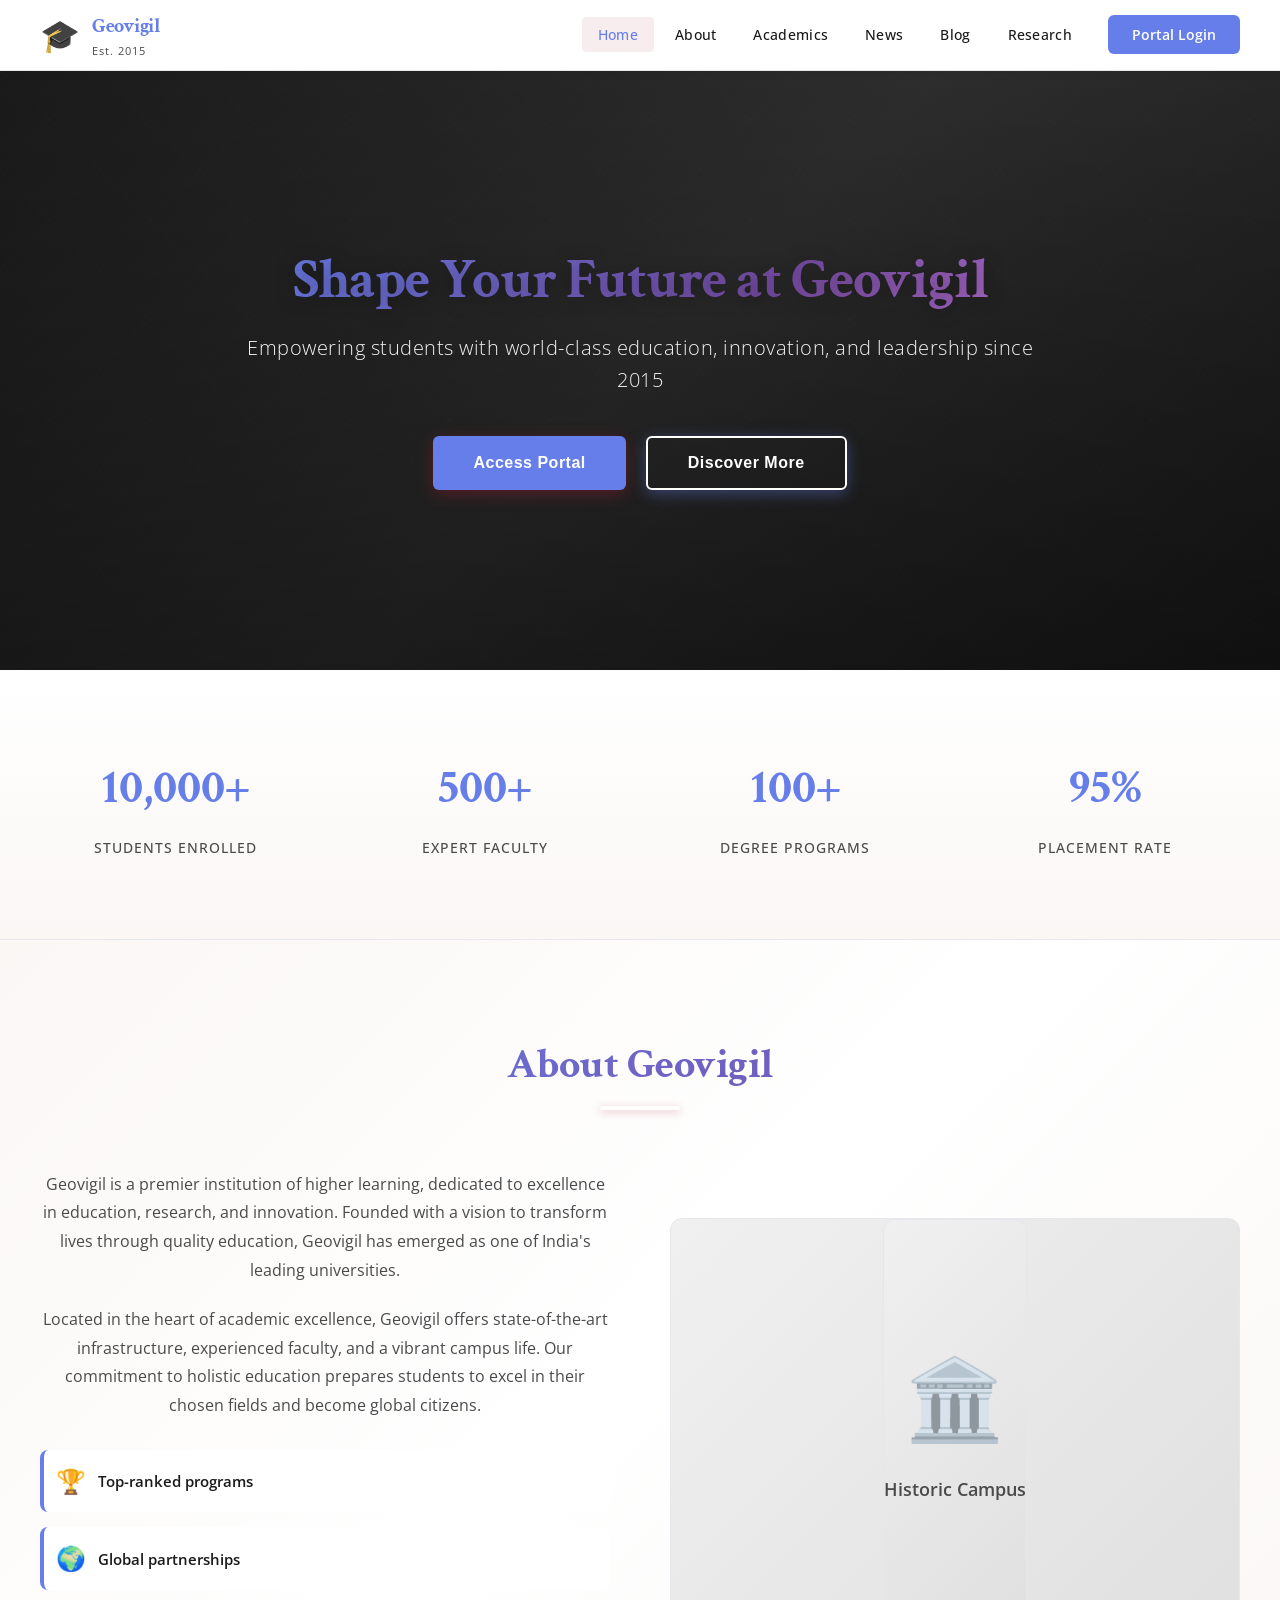
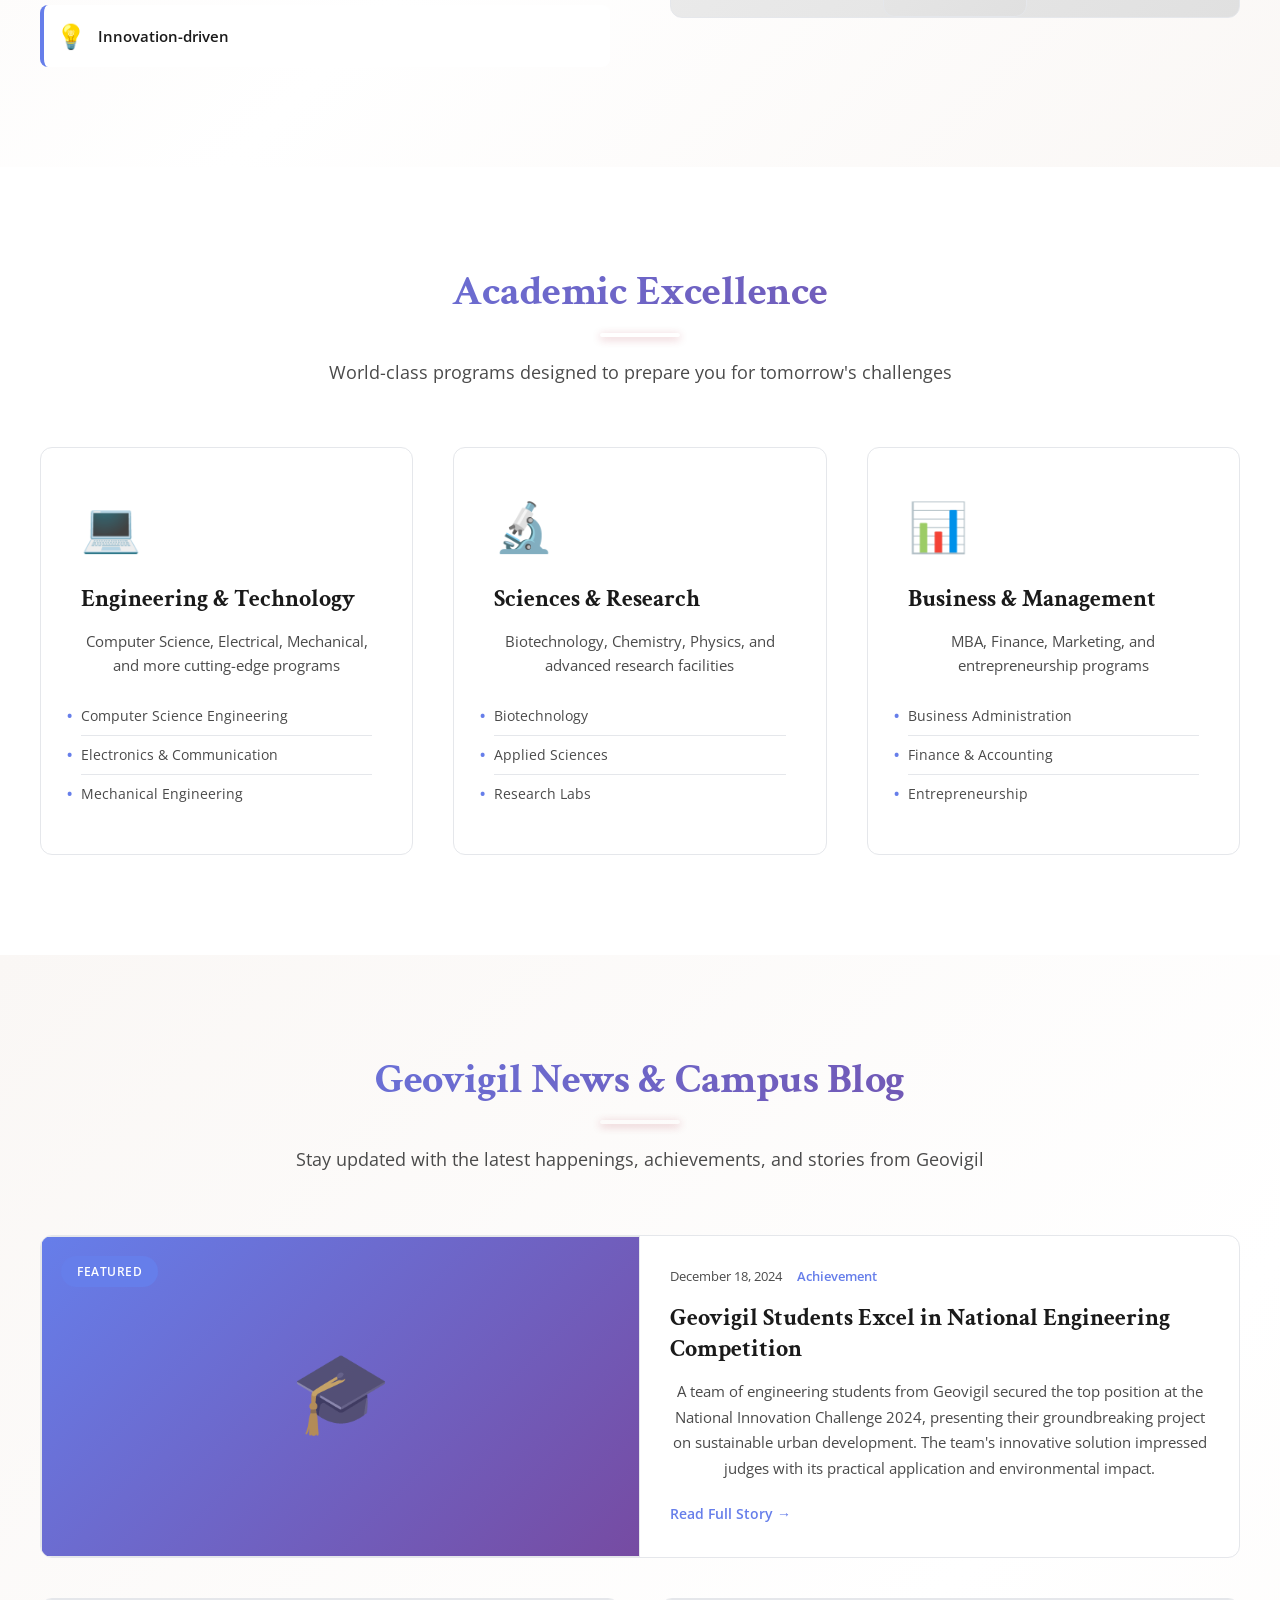
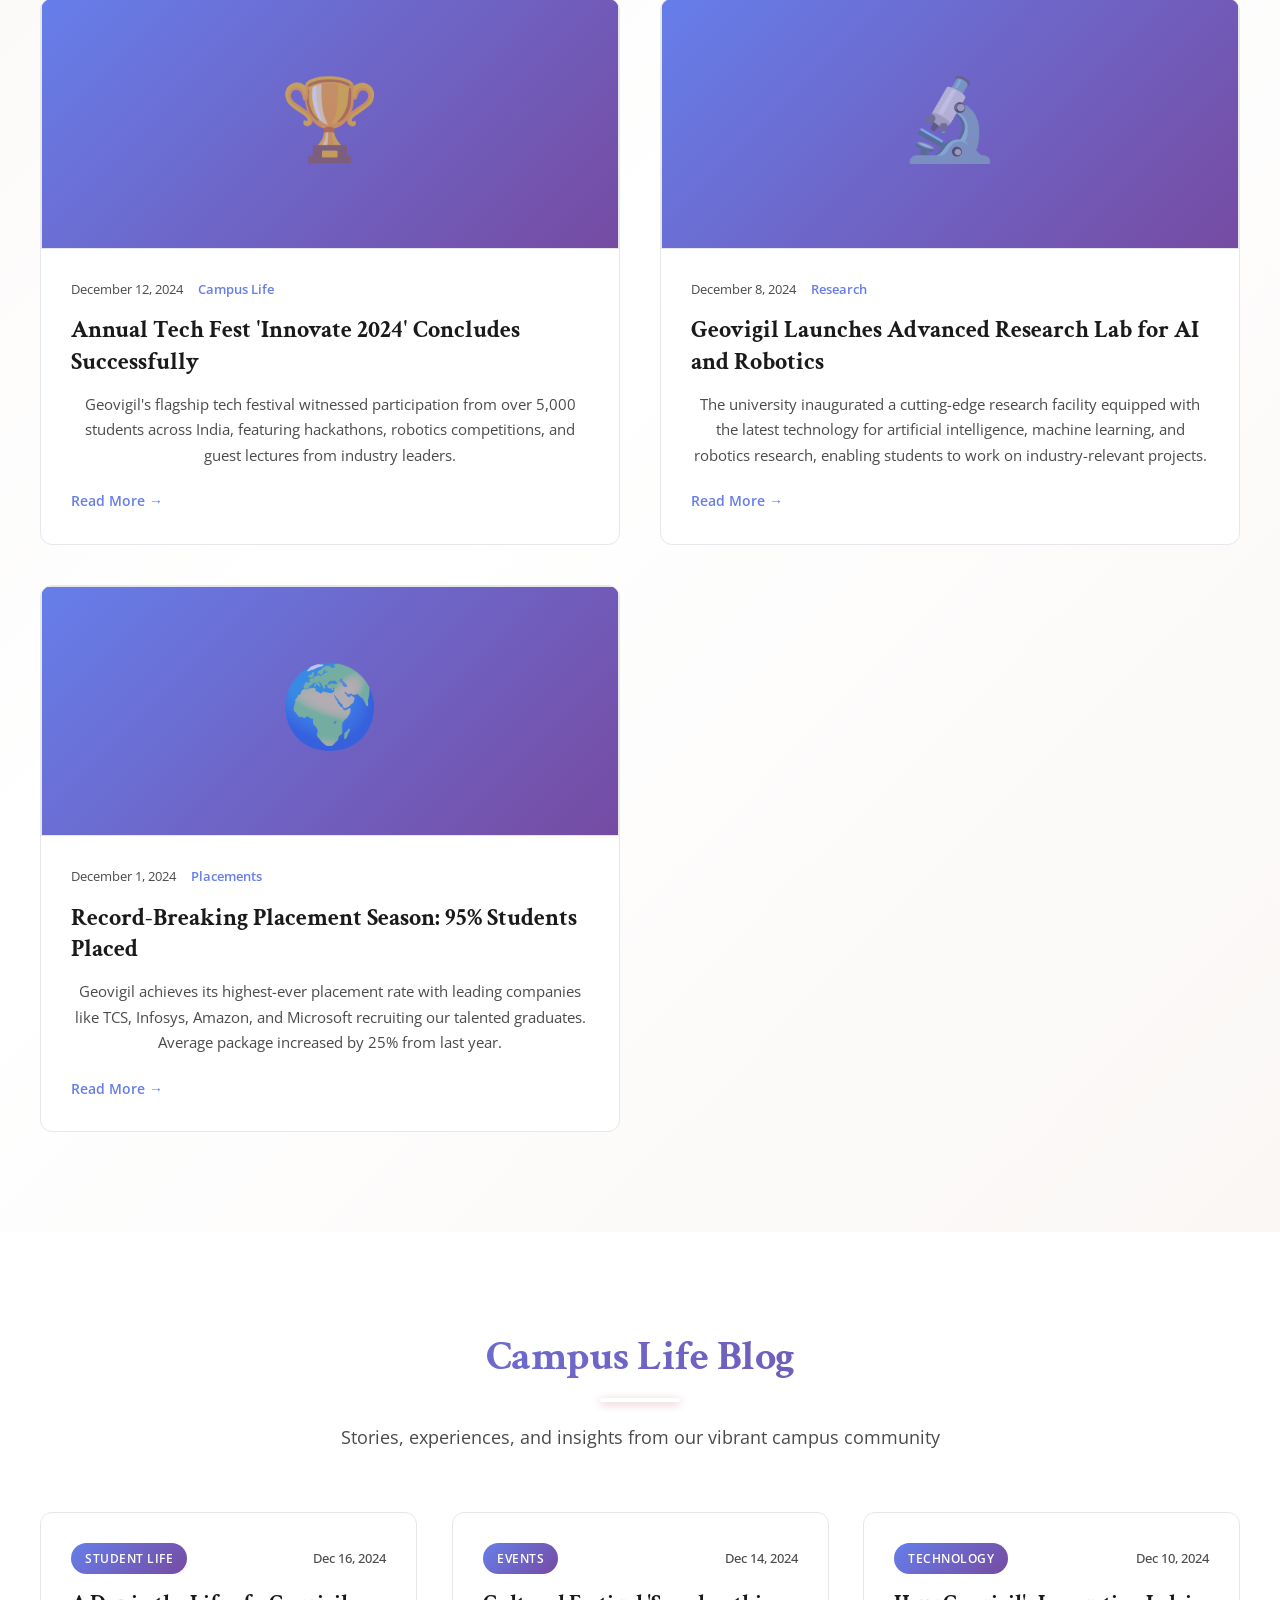
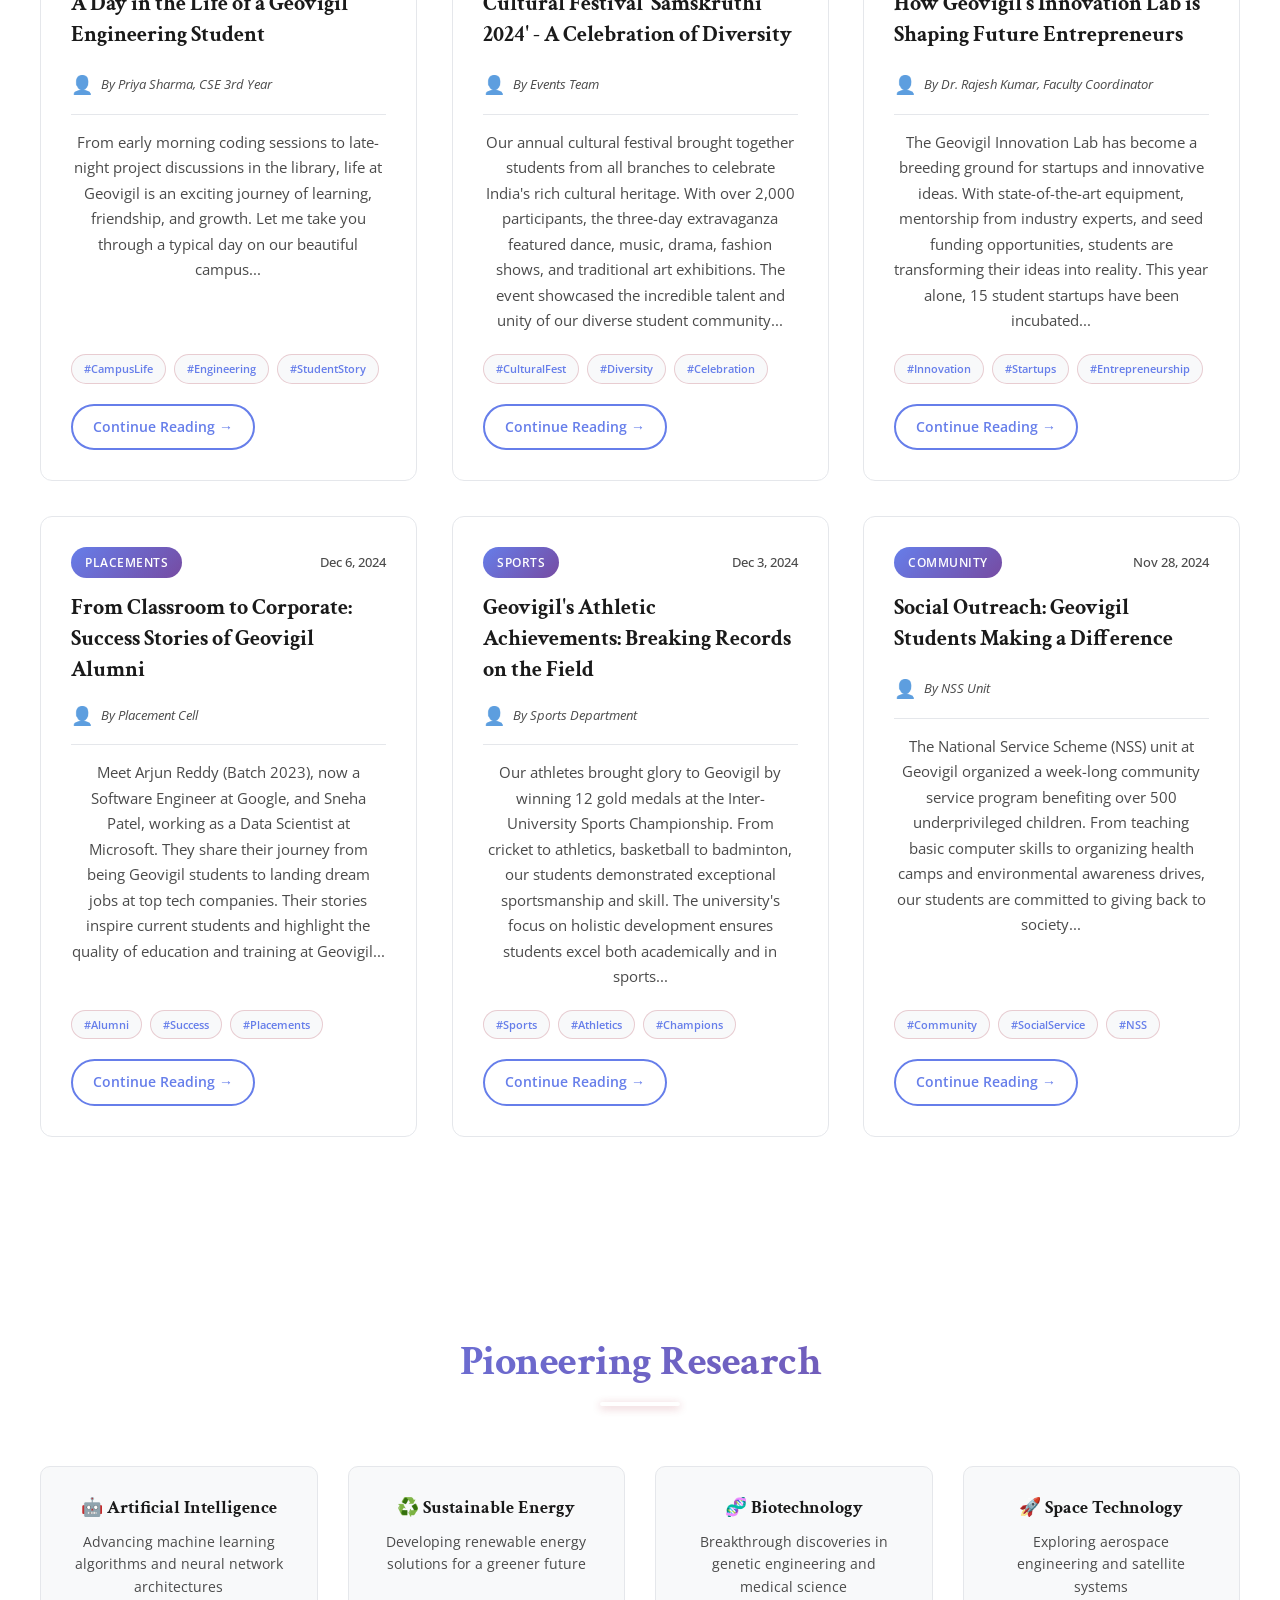
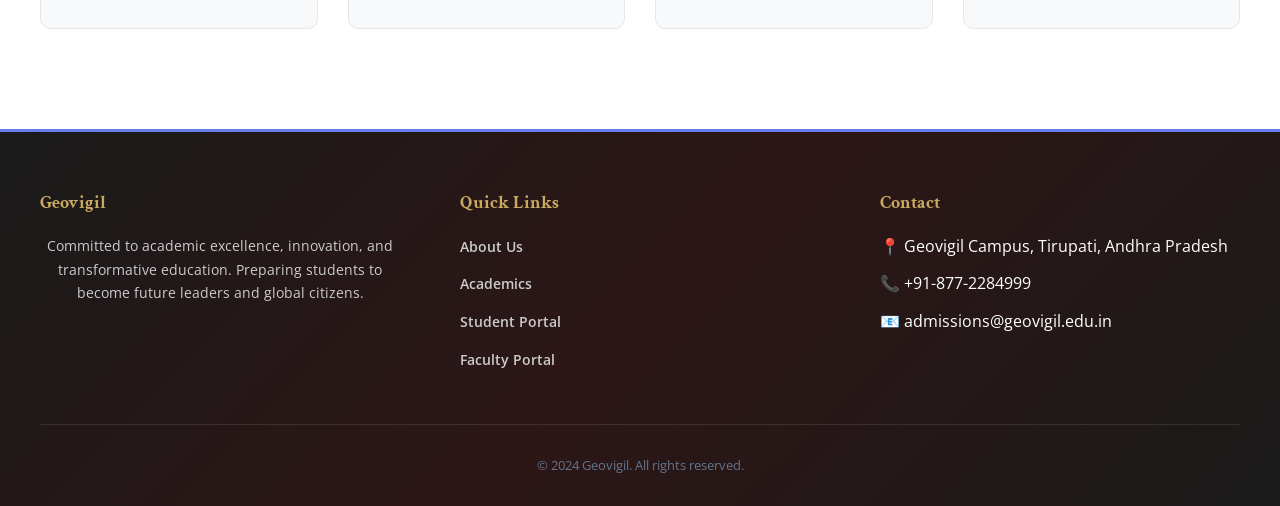
<file: index.html>
<!DOCTYPE html>
<html lang="en">
<head>
  <meta charset="UTF-8">
  <meta name="viewport" content="width=device-width, initial-scale=1.0">
  <title>Geovigil - Excellence in Education</title>
  <link rel="stylesheet" href="style.css">
  <link rel="preconnect" href="https://fonts.googleapis.com">
  <link rel="preconnect" href="https://fonts.gstatic.com" crossorigin>
  <link href="https://fonts.googleapis.com/css2?family=Crimson+Text:wght@400;600;700&family=Open+Sans:wght@300;400;600;700&display=swap" rel="stylesheet">
</head>
<body class="landing-page">
  
  <!-- Navigation Bar -->
  <nav class="navbar">
    <div class="nav-container">
      <div class="nav-logo">
        <span class="logo-shield">🎓</span>
        <div class="logo-text">
          <span class="logo-name">Geovigil</span>
          <span class="logo-tagline">Est. 2015</span>
        </div>
      </div>
      <ul class="nav-menu">
        <li><a href="#home" class="nav-link active">Home</a></li>
        <li><a href="#about" class="nav-link">About</a></li>
        <li><a href="#academics" class="nav-link">Academics</a></li>
        <li><a href="#news" class="nav-link">News</a></li>
        <li><a href="#blog" class="nav-link">Blog</a></li>
        <li><a href="#research" class="nav-link">Research</a></li>
        <li><a href="#" onclick="showLoginModal(); return false;" class="nav-link-btn">Portal Login</a></li>
      </ul>
    </div>
  </nav>

  <!-- Hero Section -->
  <section class="hero" id="home">
    <div class="hero-overlay"></div>
    <div class="hero-content">
      <h1 class="hero-title">Shape Your Future at Geovigil</h1>
      <p class="hero-subtitle">Empowering students with world-class education, innovation, and leadership since 2015</p>
      <div class="hero-buttons">
        <button onclick="showLoginModal()" class="btn-hero-primary">Access Portal</button>
        <button onclick="scrollToSection('about')" class="btn-hero-secondary">Discover More</button>
      </div>
    </div>
  </section>

  <!-- Featured Stats -->
  <section class="stats-section">
    <div class="container-wide">
      <div class="stats-grid">
        <div class="stat-item">
          <div class="stat-number">10,000+</div>
          <div class="stat-label">Students Enrolled</div>
        </div>
        <div class="stat-item">
          <div class="stat-number">500+</div>
          <div class="stat-label">Expert Faculty</div>
        </div>
        <div class="stat-item">
          <div class="stat-number">100+</div>
          <div class="stat-label">Degree Programs</div>
        </div>
        <div class="stat-item">
          <div class="stat-number">95%</div>
          <div class="stat-label">Placement Rate</div>
        </div>
      </div>
    </div>
  </section>

  <!-- About Section -->
  <section class="about-section" id="about">
    <div class="container-wide">
      <div class="section-header">
        <h2 class="section-title">About Geovigil</h2>
        <div class="section-divider"></div>
      </div>
      <div class="about-content">
        <div class="about-text">
          <p class="about-intro">Geovigil is a premier institution of higher learning, dedicated to excellence in education, research, and innovation. Founded with a vision to transform lives through quality education, Geovigil has emerged as one of India's leading universities.</p>
          <p>Located in the heart of academic excellence, Geovigil offers state-of-the-art infrastructure, experienced faculty, and a vibrant campus life. Our commitment to holistic education prepares students to excel in their chosen fields and become global citizens.</p>
          <div class="about-features">
            <div class="feature-item">
              <span class="feature-icon">🏆</span>
              <span class="feature-text">Top-ranked programs</span>
            </div>
            <div class="feature-item">
              <span class="feature-icon">🌍</span>
              <span class="feature-text">Global partnerships</span>
            </div>
            <div class="feature-item">
              <span class="feature-icon">💡</span>
              <span class="feature-text">Innovation-driven</span>
            </div>
          </div>
        </div>
        <div class="about-image">
          <div class="image-placeholder">
            <span class="placeholder-icon">🏛️</span>
            <span class="placeholder-text">Historic Campus</span>
          </div>
        </div>
      </div>
    </div>
  </section>

  <!-- Academic Programs -->
  <section class="academics-section" id="academics">
    <div class="container-wide">
      <div class="section-header">
        <h2 class="section-title">Academic Excellence</h2>
        <div class="section-divider"></div>
        <p class="section-description">World-class programs designed to prepare you for tomorrow's challenges</p>
      </div>
      <div class="programs-grid">
        <div class="program-card">
          <div class="program-icon">💻</div>
          <h3 class="program-title">Engineering & Technology</h3>
          <p class="program-desc">Computer Science, Electrical, Mechanical, and more cutting-edge programs</p>
          <ul class="program-list">
            <li>Computer Science Engineering</li>
            <li>Electronics & Communication</li>
            <li>Mechanical Engineering</li>
          </ul>
        </div>
        <div class="program-card">
          <div class="program-icon">🔬</div>
          <h3 class="program-title">Sciences & Research</h3>
          <p class="program-desc">Biotechnology, Chemistry, Physics, and advanced research facilities</p>
          <ul class="program-list">
            <li>Biotechnology</li>
            <li>Applied Sciences</li>
            <li>Research Labs</li>
          </ul>
        </div>
        <div class="program-card">
          <div class="program-icon">📊</div>
          <h3 class="program-title">Business & Management</h3>
          <p class="program-desc">MBA, Finance, Marketing, and entrepreneurship programs</p>
          <ul class="program-list">
            <li>Business Administration</li>
            <li>Finance & Accounting</li>
            <li>Entrepreneurship</li>
          </ul>
        </div>
      </div>
    </div>
  </section>

  <!-- News & Blogs Section -->
  <section class="news-section" id="news">
    <div class="container-wide">
      <div class="section-header">
        <h2 class="section-title">Geovigil News & Campus Blog</h2>
        <div class="section-divider"></div>
        <p class="section-description">Stay updated with the latest happenings, achievements, and stories from Geovigil</p>
      </div>
      <div class="news-grid">
        <article class="news-card featured">
          <div class="news-image">
            <div class="image-placeholder news-placeholder">
              <span class="placeholder-icon">🎓</span>
            </div>
            <span class="news-badge">Featured</span>
          </div>
          <div class="news-content">
            <div class="news-meta">
              <span class="news-date">December 18, 2024</span>
              <span class="news-category">Achievement</span>
            </div>
            <h3 class="news-title">Geovigil Students Excel in National Engineering Competition</h3>
            <p class="news-excerpt">A team of engineering students from Geovigil secured the top position at the National Innovation Challenge 2024, presenting their groundbreaking project on sustainable urban development. The team's innovative solution impressed judges with its practical application and environmental impact.</p>
            <a href="#" class="news-link">Read Full Story →</a>
          </div>
        </article>
        <article class="news-card">
          <div class="news-image">
            <div class="image-placeholder news-placeholder">
              <span class="placeholder-icon">🏆</span>
            </div>
          </div>
          <div class="news-content">
            <div class="news-meta">
              <span class="news-date">December 12, 2024</span>
              <span class="news-category">Campus Life</span>
            </div>
            <h3 class="news-title">Annual Tech Fest 'Innovate 2024' Concludes Successfully</h3>
            <p class="news-excerpt">Geovigil's flagship tech festival witnessed participation from over 5,000 students across India, featuring hackathons, robotics competitions, and guest lectures from industry leaders.</p>
            <a href="#" class="news-link">Read More →</a>
          </div>
        </article>
        <article class="news-card">
          <div class="news-image">
            <div class="image-placeholder news-placeholder">
              <span class="placeholder-icon">🔬</span>
            </div>
          </div>
          <div class="news-content">
            <div class="news-meta">
              <span class="news-date">December 8, 2024</span>
              <span class="news-category">Research</span>
            </div>
            <h3 class="news-title">Geovigil Launches Advanced Research Lab for AI and Robotics</h3>
            <p class="news-excerpt">The university inaugurated a cutting-edge research facility equipped with the latest technology for artificial intelligence, machine learning, and robotics research, enabling students to work on industry-relevant projects.</p>
            <a href="#" class="news-link">Read More →</a>
          </div>
        </article>
        <article class="news-card">
          <div class="news-image">
            <div class="image-placeholder news-placeholder">
              <span class="placeholder-icon">🌍</span>
            </div>
          </div>
          <div class="news-content">
            <div class="news-meta">
              <span class="news-date">December 1, 2024</span>
              <span class="news-category">Placements</span>
            </div>
            <h3 class="news-title">Record-Breaking Placement Season: 95% Students Placed</h3>
            <p class="news-excerpt">Geovigil achieves its highest-ever placement rate with leading companies like TCS, Infosys, Amazon, and Microsoft recruiting our talented graduates. Average package increased by 25% from last year.</p>
            <a href="#" class="news-link">Read More →</a>
          </div>
        </article>
      </div>
    </div>
  </section>

  <!-- Campus Blog Section -->
  <section class="blog-section" id="blog">
    <div class="container-wide">
      <div class="section-header">
        <h2 class="section-title">Campus Life Blog</h2>
        <div class="section-divider"></div>
        <p class="section-description">Stories, experiences, and insights from our vibrant campus community</p>
      </div>
      <div class="blog-grid">
        <article class="blog-card">
          <div class="blog-header">
            <span class="blog-category">Student Life</span>
            <span class="blog-date">Dec 16, 2024</span>
          </div>
          <h3 class="blog-title">A Day in the Life of a Geovigil Engineering Student</h3>
          <div class="blog-author">
            <span class="author-icon">👤</span>
            <span class="author-name">By Priya Sharma, CSE 3rd Year</span>
          </div>
          <p class="blog-excerpt">From early morning coding sessions to late-night project discussions in the library, life at Geovigil is an exciting journey of learning, friendship, and growth. Let me take you through a typical day on our beautiful campus...</p>
          <div class="blog-tags">
            <span class="blog-tag">#CampusLife</span>
            <span class="blog-tag">#Engineering</span>
            <span class="blog-tag">#StudentStory</span>
          </div>
          <a href="#" class="blog-read-more">Continue Reading →</a>
        </article>

        <article class="blog-card">
          <div class="blog-header">
            <span class="blog-category">Events</span>
            <span class="blog-date">Dec 14, 2024</span>
          </div>
          <h3 class="blog-title">Cultural Festival 'Samskruthi 2024' - A Celebration of Diversity</h3>
          <div class="blog-author">
            <span class="author-icon">👤</span>
            <span class="author-name">By Events Team</span>
          </div>
          <p class="blog-excerpt">Our annual cultural festival brought together students from all branches to celebrate India's rich cultural heritage. With over 2,000 participants, the three-day extravaganza featured dance, music, drama, fashion shows, and traditional art exhibitions. The event showcased the incredible talent and unity of our diverse student community...</p>
          <div class="blog-tags">
            <span class="blog-tag">#CulturalFest</span>
            <span class="blog-tag">#Diversity</span>
            <span class="blog-tag">#Celebration</span>
          </div>
          <a href="#" class="blog-read-more">Continue Reading →</a>
        </article>

        <article class="blog-card">
          <div class="blog-header">
            <span class="blog-category">Technology</span>
            <span class="blog-date">Dec 10, 2024</span>
          </div>
          <h3 class="blog-title">How Geovigil's Innovation Lab is Shaping Future Entrepreneurs</h3>
          <div class="blog-author">
            <span class="author-icon">👤</span>
            <span class="author-name">By Dr. Rajesh Kumar, Faculty Coordinator</span>
          </div>
          <p class="blog-excerpt">The Geovigil Innovation Lab has become a breeding ground for startups and innovative ideas. With state-of-the-art equipment, mentorship from industry experts, and seed funding opportunities, students are transforming their ideas into reality. This year alone, 15 student startups have been incubated...</p>
          <div class="blog-tags">
            <span class="blog-tag">#Innovation</span>
            <span class="blog-tag">#Startups</span>
            <span class="blog-tag">#Entrepreneurship</span>
          </div>
          <a href="#" class="blog-read-more">Continue Reading →</a>
        </article>

        <article class="blog-card">
          <div class="blog-header">
            <span class="blog-category">Placements</span>
            <span class="blog-date">Dec 6, 2024</span>
          </div>
          <h3 class="blog-title">From Classroom to Corporate: Success Stories of Geovigil Alumni</h3>
          <div class="blog-author">
            <span class="author-icon">👤</span>
            <span class="author-name">By Placement Cell</span>
          </div>
          <p class="blog-excerpt">Meet Arjun Reddy (Batch 2023), now a Software Engineer at Google, and Sneha Patel, working as a Data Scientist at Microsoft. They share their journey from being Geovigil students to landing dream jobs at top tech companies. Their stories inspire current students and highlight the quality of education and training at Geovigil...</p>
          <div class="blog-tags">
            <span class="blog-tag">#Alumni</span>
            <span class="blog-tag">#Success</span>
            <span class="blog-tag">#Placements</span>
          </div>
          <a href="#" class="blog-read-more">Continue Reading →</a>
        </article>

        <article class="blog-card">
          <div class="blog-header">
            <span class="blog-category">Sports</span>
            <span class="blog-date">Dec 3, 2024</span>
          </div>
          <h3 class="blog-title">Geovigil's Athletic Achievements: Breaking Records on the Field</h3>
          <div class="blog-author">
            <span class="author-icon">👤</span>
            <span class="author-name">By Sports Department</span>
          </div>
          <p class="blog-excerpt">Our athletes brought glory to Geovigil by winning 12 gold medals at the Inter-University Sports Championship. From cricket to athletics, basketball to badminton, our students demonstrated exceptional sportsmanship and skill. The university's focus on holistic development ensures students excel both academically and in sports...</p>
          <div class="blog-tags">
            <span class="blog-tag">#Sports</span>
            <span class="blog-tag">#Athletics</span>
            <span class="blog-tag">#Champions</span>
          </div>
          <a href="#" class="blog-read-more">Continue Reading →</a>
        </article>

        <article class="blog-card">
          <div class="blog-header">
            <span class="blog-category">Community</span>
            <span class="blog-date">Nov 28, 2024</span>
          </div>
          <h3 class="blog-title">Social Outreach: Geovigil Students Making a Difference</h3>
          <div class="blog-author">
            <span class="author-icon">👤</span>
            <span class="author-name">By NSS Unit</span>
          </div>
          <p class="blog-excerpt">The National Service Scheme (NSS) unit at Geovigil organized a week-long community service program benefiting over 500 underprivileged children. From teaching basic computer skills to organizing health camps and environmental awareness drives, our students are committed to giving back to society...</p>
          <div class="blog-tags">
            <span class="blog-tag">#Community</span>
            <span class="blog-tag">#SocialService</span>
            <span class="blog-tag">#NSS</span>
          </div>
          <a href="#" class="blog-read-more">Continue Reading →</a>
        </article>
      </div>
    </div>
  </section>

  <!-- Research Section -->
  <section class="research-section" id="research">
    <div class="container-wide">
      <div class="section-header">
        <h2 class="section-title">Pioneering Research</h2>
        <div class="section-divider"></div>
      </div>
      <div class="research-grid">
        <div class="research-card">
          <h4>🤖 Artificial Intelligence</h4>
          <p>Advancing machine learning algorithms and neural network architectures</p>
        </div>
        <div class="research-card">
          <h4>♻️ Sustainable Energy</h4>
          <p>Developing renewable energy solutions for a greener future</p>
        </div>
        <div class="research-card">
          <h4>🧬 Biotechnology</h4>
          <p>Breakthrough discoveries in genetic engineering and medical science</p>
        </div>
        <div class="research-card">
          <h4>🚀 Space Technology</h4>
          <p>Exploring aerospace engineering and satellite systems</p>
        </div>
      </div>
    </div>
  </section>

  <!-- Footer -->
  <footer class="footer">
    <div class="container-wide">
      <div class="footer-grid">
        <div class="footer-col">
          <h4 class="footer-title">Geovigil</h4>
          <p class="footer-text">Committed to academic excellence, innovation, and transformative education. Preparing students to become future leaders and global citizens.</p>
        </div>
        <div class="footer-col">
          <h4 class="footer-title">Quick Links</h4>
          <ul class="footer-links">
            <li><a href="#about">About Us</a></li>
            <li><a href="#academics">Academics</a></li>
            <li><a href="#" onclick="showLoginModal(); return false;">Student Portal</a></li>
            <li><a href="#" onclick="showLoginModal(); return false;">Faculty Portal</a></li>
          </ul>
        </div>
        <div class="footer-col">
          <h4 class="footer-title">Contact</h4>
          <ul class="footer-links">
            <li>📍 Geovigil Campus, Tirupati, Andhra Pradesh</li>
            <li>📞 +91-877-2284999</li>
            <li>📧 admissions@geovigil.edu.in</li>
          </ul>
        </div>
      </div>
      <div class="footer-bottom">
        <p>&copy; 2024 Geovigil. All rights reserved.</p>
      </div>
    </div>
  </footer>

  <!-- Login/Register Modal -->
  <div id="authModal" class="modal">
    <div class="modal-overlay" onclick="closeAuthModal()"></div>
    <div class="modal-container">
      <button class="modal-close" onclick="closeAuthModal()">&times;</button>
      <div class="modal-content">
        <h1 class="modal-header">Portal Access</h1>

        <!-- Role Selection Section -->
        <div id="role-selection" class="form-section">
          <h2>Select Your Role</h2>
          <p class="form-subtitle">Please choose how you want to access the portal</p>
          <div class="role-grid">
            <button onclick="selectRole('Student')" class="role-card">
              <span class="role-icon">🎓</span>
              <span class="role-name">Student</span>
              <span class="role-desc">Enroll & Learn</span>
            </button>
            <button onclick="selectRole('Teacher')" class="role-card">
              <span class="role-icon">👨‍🏫</span>
              <span class="role-name">Faculty</span>
              <span class="role-desc">Teach & Manage</span>
            </button>
          </div>
        </div>

        <!-- Register Section -->
        <div id="register-section" class="form-section hidden">
      <h2>Register as <span id="registerRoleText"></span></h2>
      <input type="text" id="regName" placeholder="Full Name" required>
      <input type="email" id="regEmail" placeholder="Email Address" required>
      <input type="password" id="regPassword" placeholder="Password" required>
      
      <!-- Branch Selection for Students Only -->
      <div id="registerBranchSelection" class="branch-selection" style="display: none; margin: 15px 0;">
        <label style="display: flex; align-items: center; gap: 8px; margin-bottom: 8px; color: #667eea; font-weight: 600;">
          📚 Select Your Branch
        </label>
        <select id="regBranch" style="width: 100%; padding: 12px; border: 2px solid #e0e7ff; border-radius: 10px; font-size: 14px; background: white; cursor: pointer;">
          <option value="">-- Choose Your Branch --</option>
          <option value="Computer Science Engineering">💻 Computer Science Engineering (CSE)</option>
          <option value="Information Technology">🖥️ Information Technology (IT)</option>
          <option value="Electronics and Communication">📡 Electronics & Communication (ECE)</option>
          <option value="Electrical Engineering">⚡ Electrical Engineering (EEE)</option>
          <option value="Mechanical Engineering">⚙️ Mechanical Engineering (ME)</option>
          <option value="Civil Engineering">🏗️ Civil Engineering (CE)</option>
          <option value="Chemical Engineering">🧪 Chemical Engineering (CHE)</option>
          <option value="Biotechnology">🧬 Biotechnology (BT)</option>
          <option value="Aerospace Engineering">✈️ Aerospace Engineering (AE)</option>
          <option value="Automobile Engineering">🚗 Automobile Engineering (AU)</option>
        </select>
      </div>
      
          <input type="hidden" id="regRole" value="Student">
          <button onclick="registerUser()" class="btn-primary">Create Account</button>
          <p class="form-footer">Already have an account? <a href="#" onclick="toggleForm('login')" class="link-primary">Login here</a></p>
          <p class="form-footer"><a href="#" onclick="backToRoleSelection()" class="link-secondary">← Back to role selection</a></p>
        </div>

        <!-- Login Section -->
        <div id="login-section" class="form-section hidden">
      <h2>Welcome Back</h2>
      <p class="subtitle">Login as <span id="loginRoleText" class="role-badge"></span></p>
      
      <div class="input-group">
        <span class="input-icon">📧</span>
        <input type="email" id="loginEmail" placeholder="Email Address" required>
      </div>
      
      <div class="input-group">
        <span class="input-icon">🔒</span>
        <input type="password" id="loginPassword" placeholder="Password" required>
      </div>
      
      <!-- Branch Selection for Students Only -->
      <div id="loginBranchSelection" class="branch-selection professional" style="display: none;">
        <label class="branch-label">
          <span class="label-icon">🎓</span>
          <span class="label-text">Academic Branch</span>
          <span class="required-badge">Required</span>
        </label>
        <div class="select-wrapper">
          <select id="loginBranch" class="select-professional">
            <option value="">Select Your Branch</option>
            <optgroup label="Computer & IT">
              <option value="Computer Science Engineering">💻 Computer Science Engineering</option>
              <option value="Information Technology">🖥️ Information Technology</option>
            </optgroup>
            <optgroup label="Electronics & Electrical">
              <option value="Electronics and Communication">📡 Electronics & Communication</option>
              <option value="Electrical Engineering">⚡ Electrical Engineering</option>
            </optgroup>
            <optgroup label="Mechanical & Civil">
              <option value="Mechanical Engineering">⚙️ Mechanical Engineering</option>
              <option value="Civil Engineering">🏗️ Civil Engineering</option>
            </optgroup>
            <optgroup label="Specialized Engineering">
              <option value="Chemical Engineering">🧪 Chemical Engineering</option>
              <option value="Biotechnology">🧬 Biotechnology</option>
              <option value="Aerospace Engineering">✈️ Aerospace Engineering</option>
              <option value="Automobile Engineering">🚗 Automobile Engineering</option>
            </optgroup>
          </select>
          <span class="select-arrow">▼</span>
        </div>
      </div>
      
      <input type="hidden" id="loginRole" value="Student">
      <button onclick="loginUser()" class="btn-primary btn-large">Sign In</button>
      
      <div class="divider">
        <span>or</span>
      </div>
      
      <p class="form-footer">Don't have an account? <a href="#" onclick="toggleForm('register')" class="link-primary">Create account</a></p>
      <p class="form-footer"><a href="#" onclick="backToRoleSelection()" class="link-secondary">← Change role</a></p>
        </div>
      </div>
    </div>
  </div>

  <script src="script.js"></script>
</body>
</html>
</file>
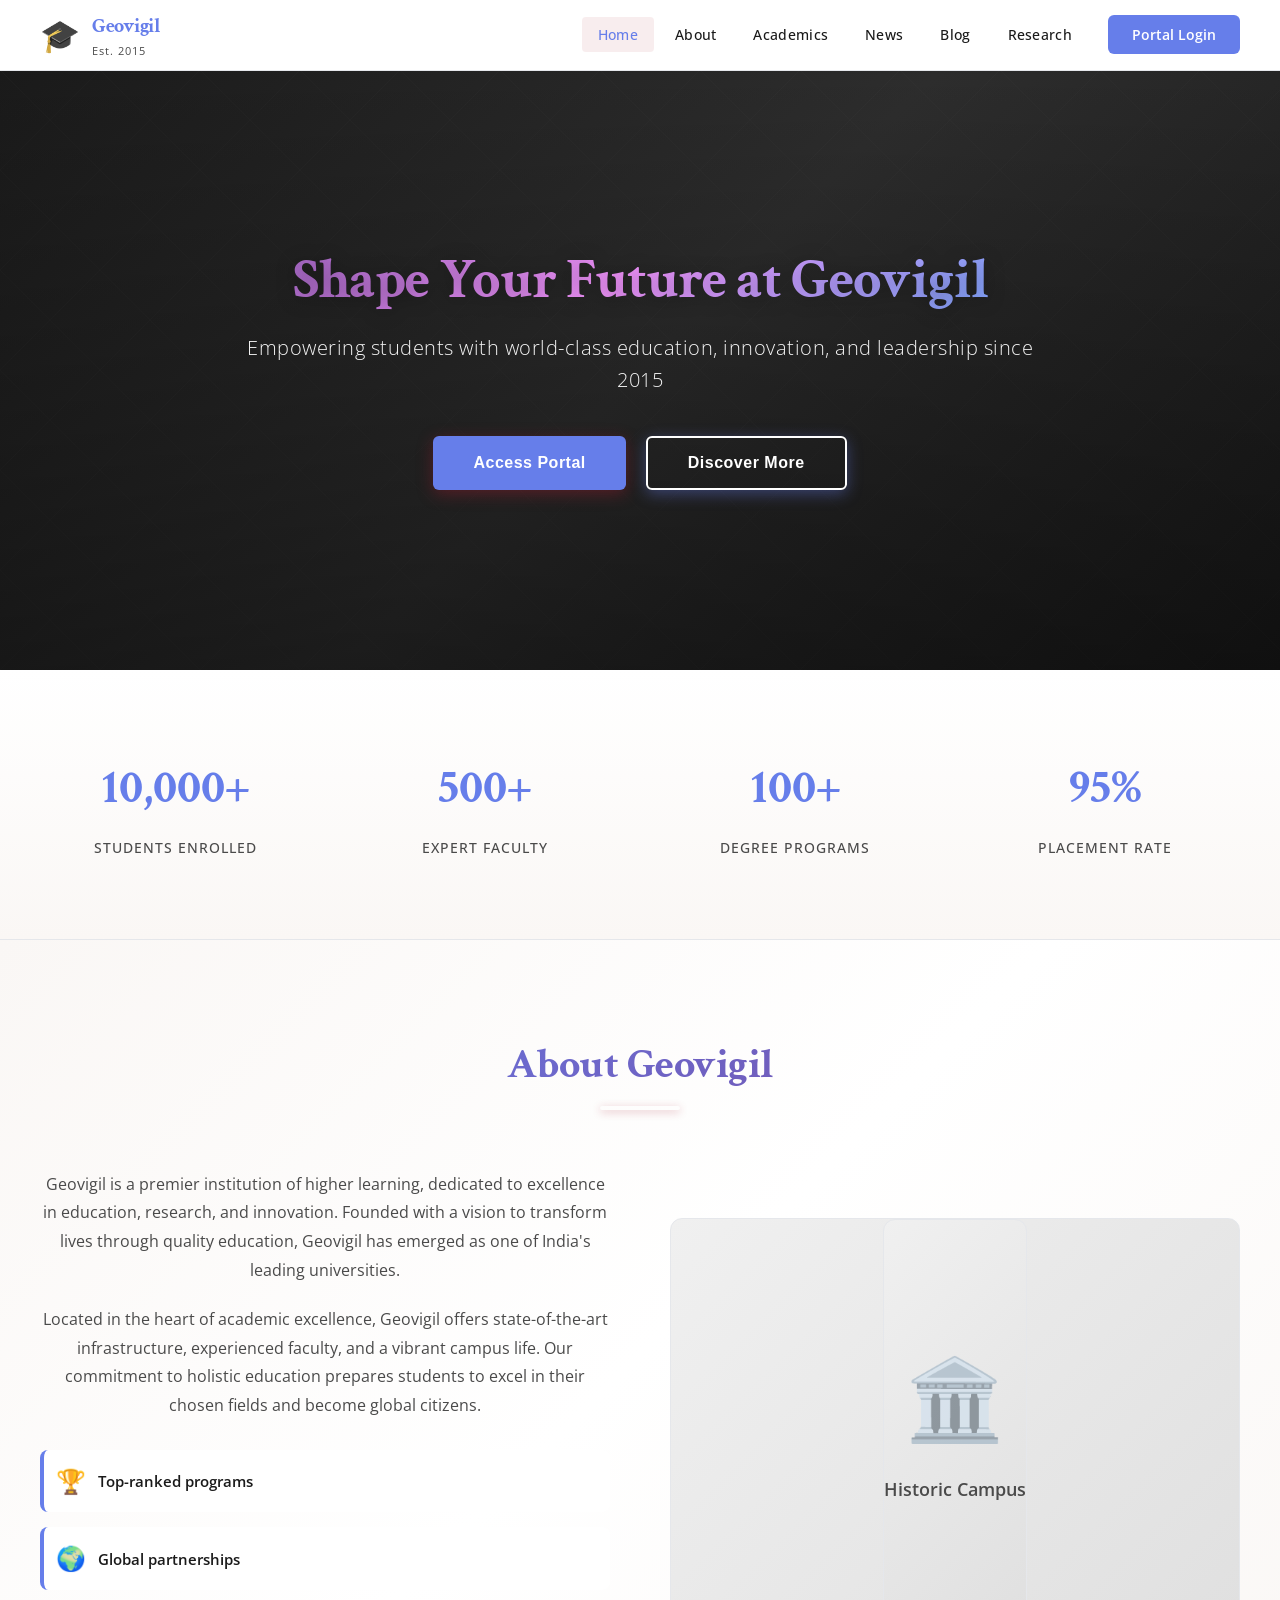
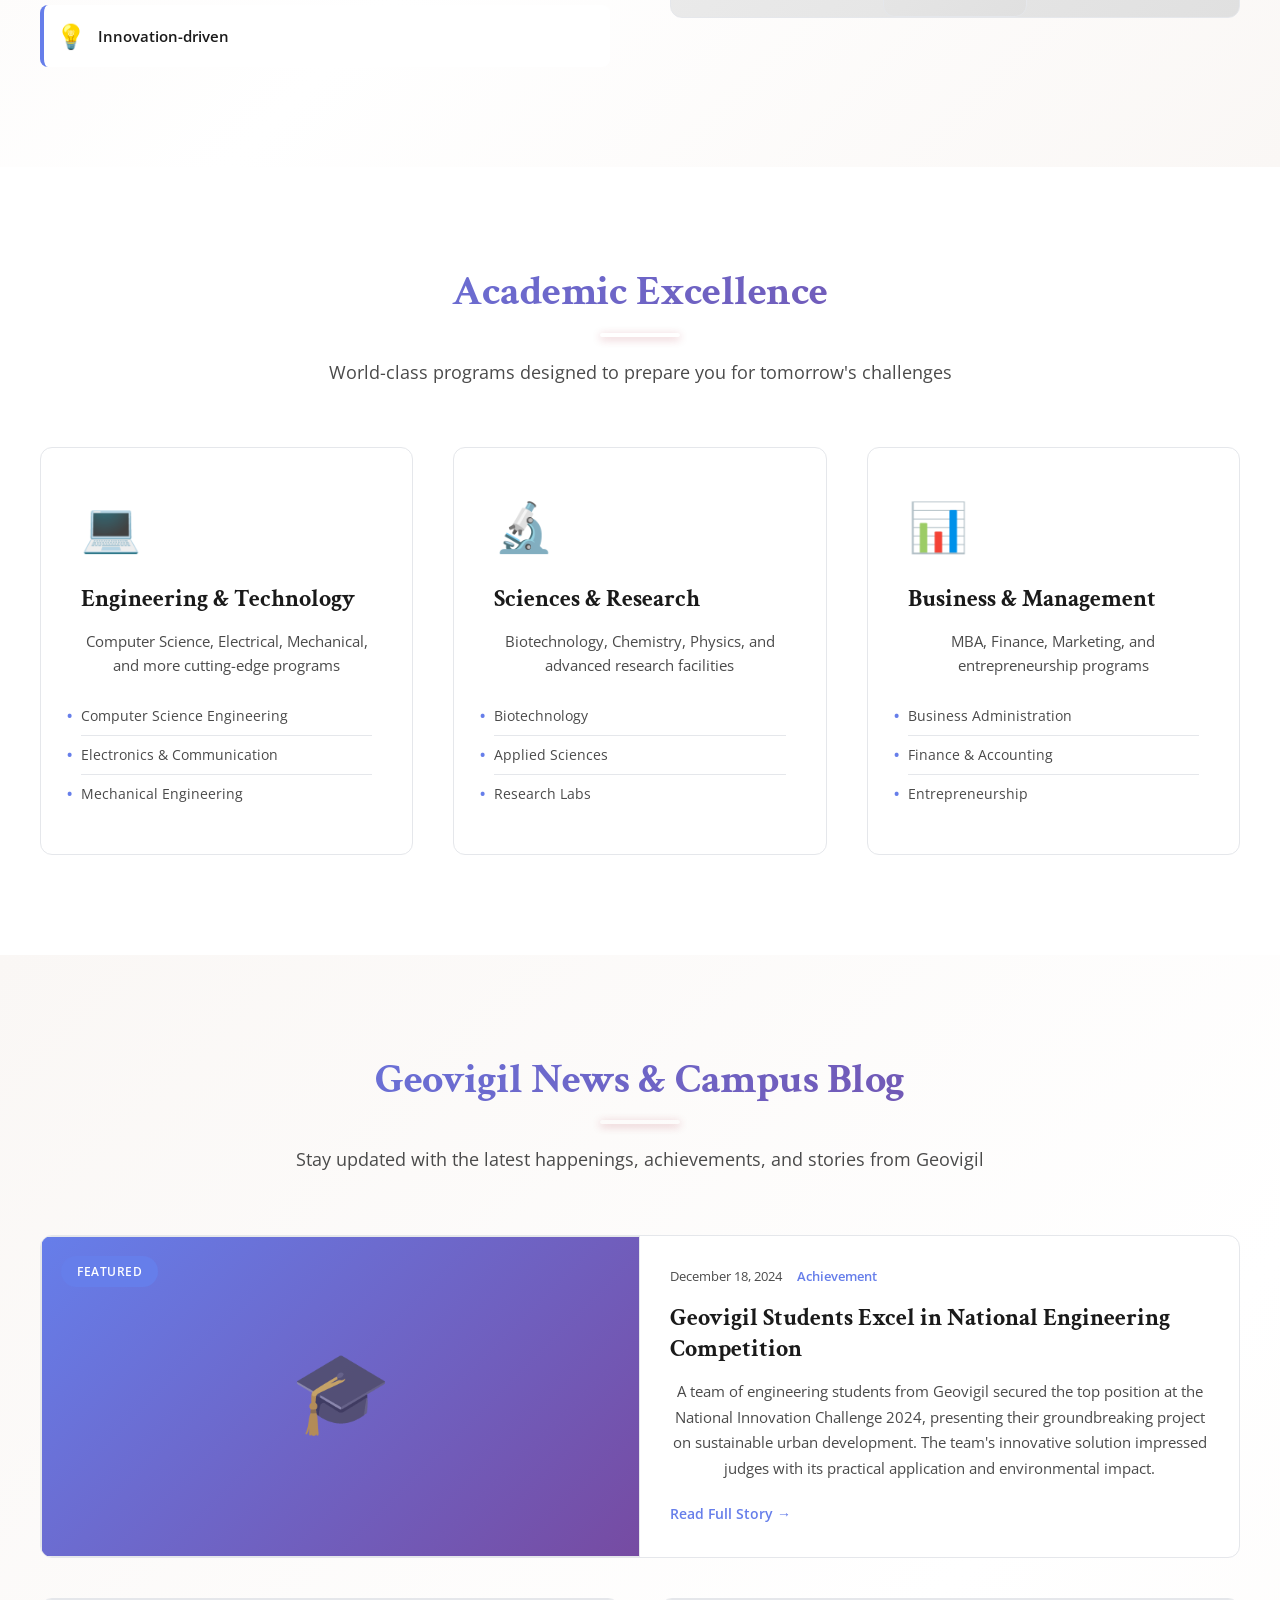
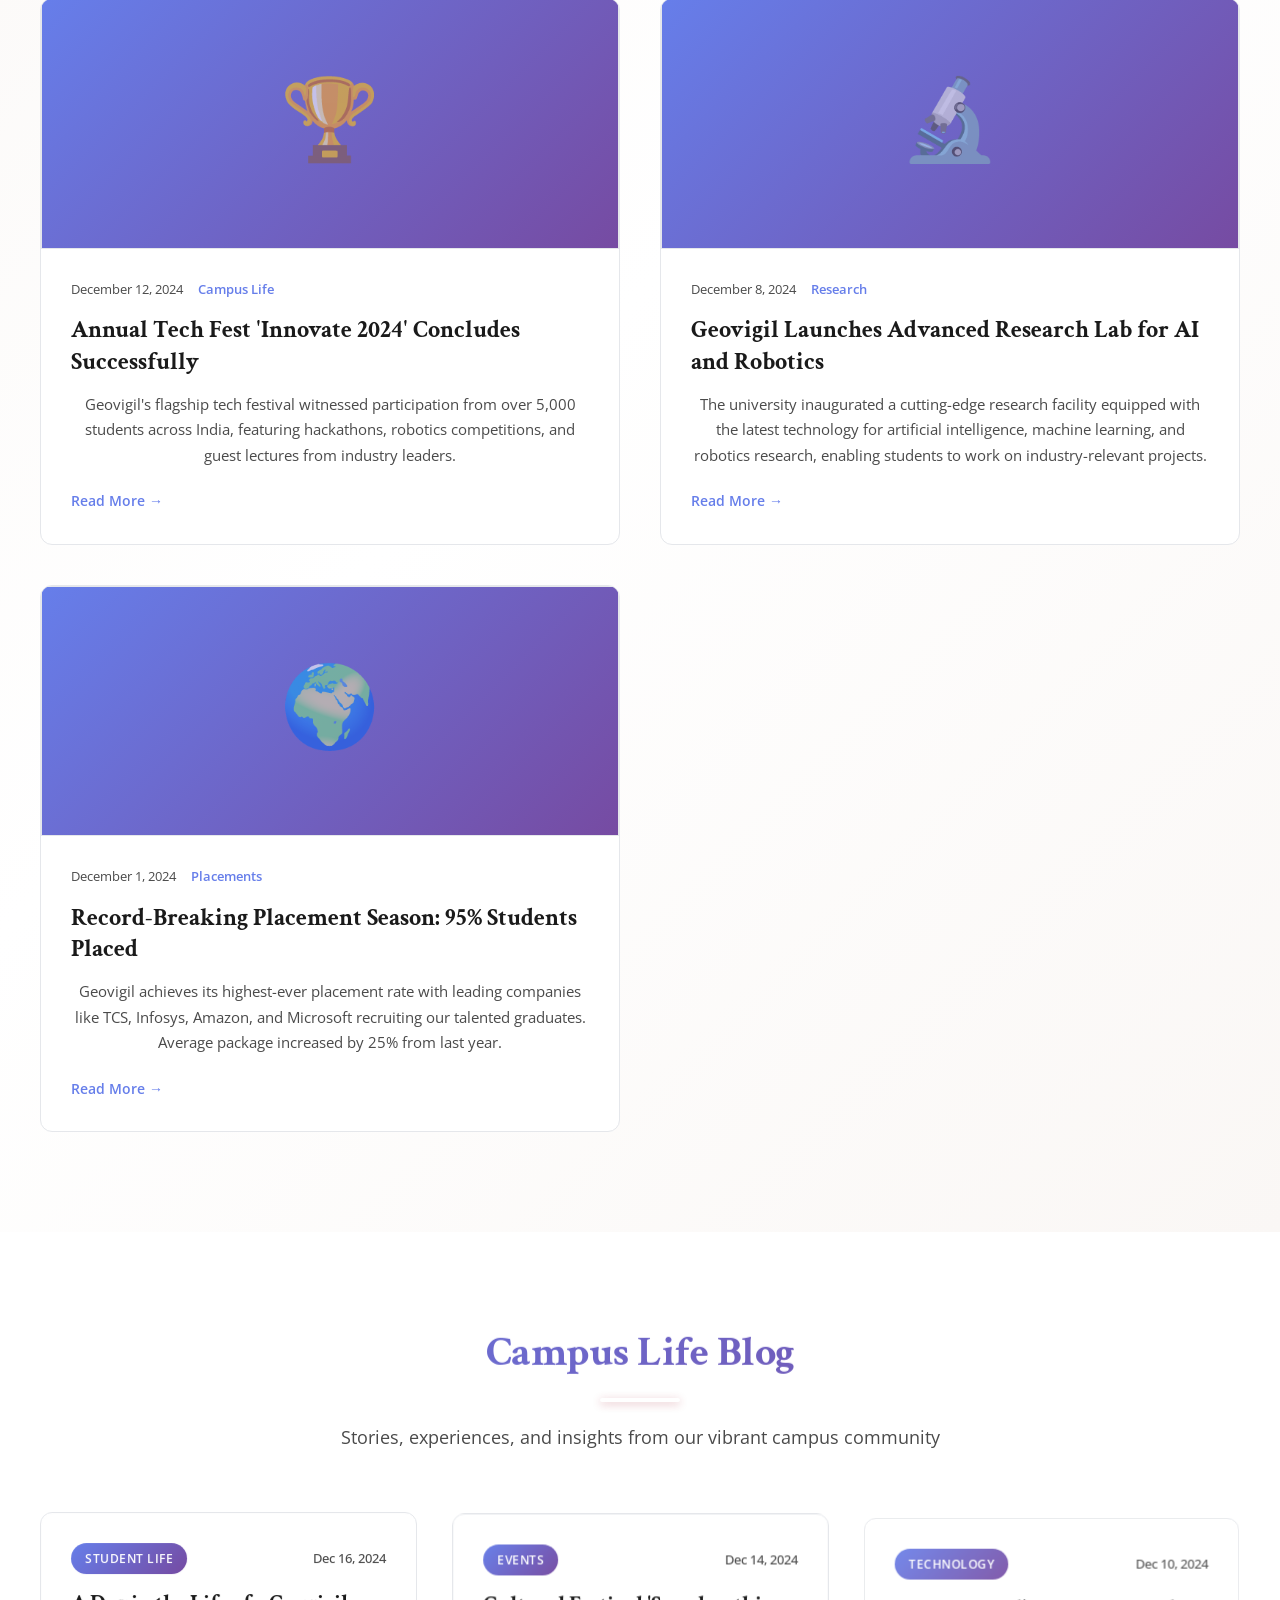
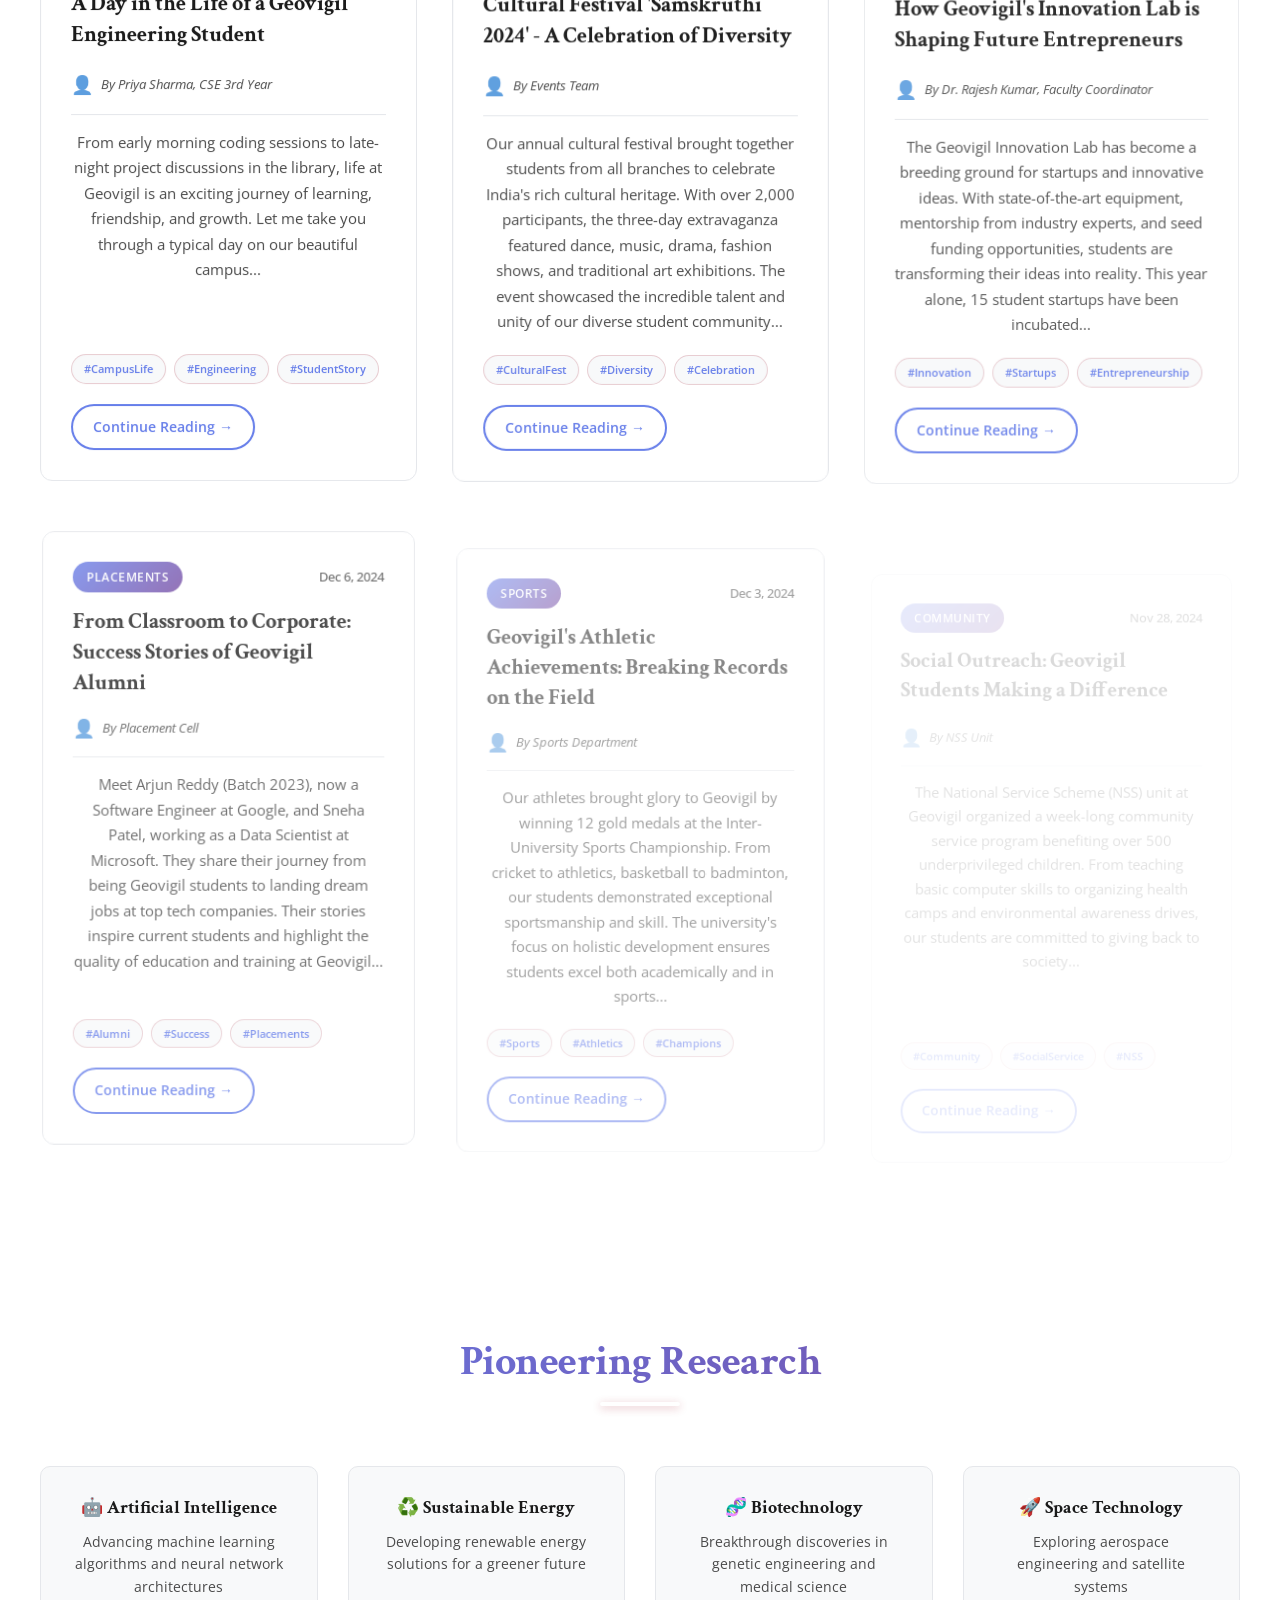
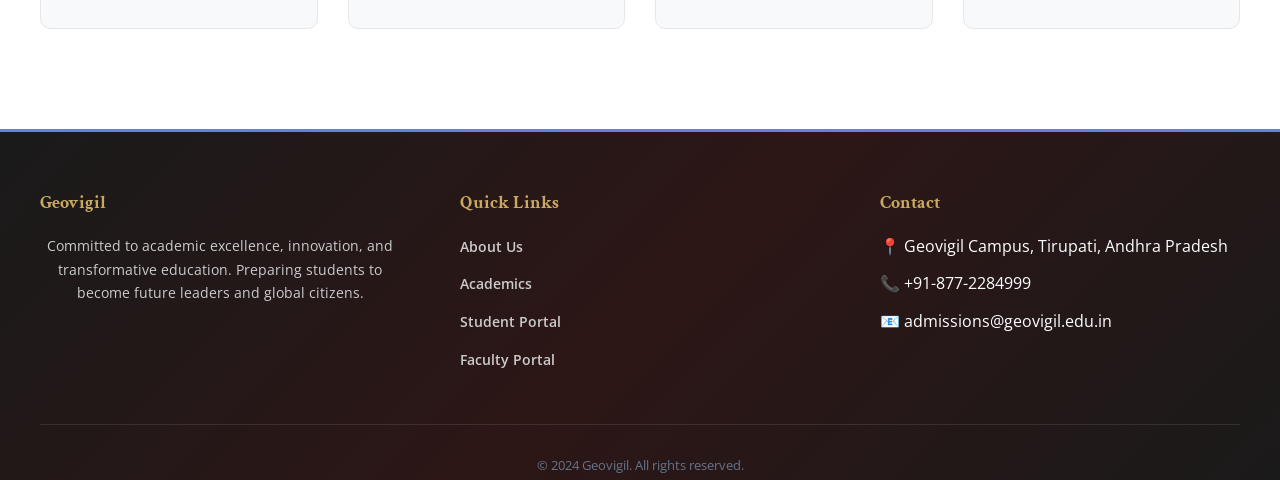
<file: dashboard.html>
<!DOCTYPE html>
<html lang="en">
<head>
  <meta charset="UTF-8">
  <meta name="viewport" content="width=device-width, initial-scale=1.0">
  <title>LMS Dashboard</title>
  <link rel="stylesheet" href="style.css">
</head>
<body onload="initDashboard()">
  <div class="dashboard">
    <!-- Header -->
    <div class="dashboard-header">
      <div class="user-info">
        <div class="user-avatar" id="userAvatar">U</div>
        <div>
          <h2 id="userName">User Name</h2>
          <span id="userRole" style="color: #999;">Role</span>
        </div>
      </div>
      <div style="display: flex; gap: 10px;">
        <button onclick="openAISettings()" class="secondary" id="aiSettingsBtn" style="display: none;">🤖 AI Grading</button>
        <button onclick="logout()">Logout</button>
      </div>
    </div>

    <!-- Navigation -->
    <div class="navigation">
      <button class="nav-button active" onclick="showSection('allCourses')">All Courses</button>
      <button class="nav-button" id="myCoursesNav" onclick="showSection('myCourses')">My Courses</button>
      <button class="nav-button" id="createCourseNav" onclick="showSection('createCourse')" style="display: none;">Create Course</button>
      <button class="nav-button" onclick="showSection('assignments')">Assignments <span id="assignmentBadge" class="badge danger" style="display: none; margin-left: 5px;">0</span></button>
      <button class="nav-button" onclick="showSection('grades')">Grades</button>
      <button class="nav-button" id="teacherRatingsNav" onclick="showSection('teacherRatings')" style="display: none;">My Ratings</button>
      <button class="nav-button" onclick="showSection('leaderboard')">🏆 Leaderboard</button>
      <button class="nav-button" onclick="showSection('notifications')">
        Notifications 
        <span id="notificationBadge" class="badge danger" style="display: none; margin-left: 5px;">0</span>
      </button>
    </div>

    <!-- All Courses Section -->
    <div id="allCourses" class="section active">
      <h2>Available Courses</h2>
      <div id="coursesGrid" class="courses-grid">
        <div class="spinner"></div>
      </div>
    </div>

    <!-- My Courses Section -->
    <div id="myCourses" class="section">
      <h2>My Courses</h2>
      <div id="myCoursesGrid" class="courses-grid">
        <div class="spinner"></div>
      </div>
    </div>

    <!-- Create Course Section (Teacher Only) -->
    <div id="createCourse" class="section">
      <h2>Create New Course</h2>
      <div class="form-section" style="max-width: 800px; margin: 0 auto;">
        <h3>Course Details</h3>
        <input type="text" id="courseTitle" placeholder="Course Title" />
        <textarea id="courseDescription" placeholder="Course Description"></textarea>
        <input type="text" id="courseDuration" placeholder="Duration (e.g., 8 weeks)" />
        
        <h3 style="margin-top: 30px;">Add Assignments (Optional)</h3>
        <p style="color: #666; margin-bottom: 15px;">Add assignments that will be available when students enroll</p>
        
        <div id="courseAssignmentsList"></div>
        
        <div style="background: #f8f9fa; padding: 20px; border-radius: 12px; margin-top: 15px;">
          <h4>New Assignment</h4>
          <input type="text" id="newAssignmentTitle" placeholder="Assignment Title" />
          <textarea id="newAssignmentDescription" placeholder="Assignment Description"></textarea>
          <label style="display: block; margin: 10px 0 5px 0; color: #666;">Sample Answer (for AI grading):</label>
          <textarea id="newAssignmentSampleAnswer" placeholder="Provide a sample/model answer for AI-powered grading" rows="4"></textarea>
          <p style="font-size: 12px; color: #999; margin-top: 5px;">💡 AI will compare student submissions with this answer to suggest grades</p>
          <label style="display: block; margin: 10px 0 5px 0; color: #666;">Due Date:</label>
          <input type="datetime-local" id="newAssignmentDueDate" />
          <label style="display: block; margin: 10px 0 5px 0; color: #666;">Help Video URL (optional):</label>
          <input type="url" id="newAssignmentVideoUrl" placeholder="https://youtube.com/watch?v=... or video link" />
          <button onclick="addAssignmentToCourse()" class="secondary" style="margin-top: 10px;">➕ Add Assignment</button>
        </div>
        
        <button onclick="createCourse()" style="margin-top: 20px;">Create Course</button>
      </div>
    </div>

    <!-- Assignments Section -->
    <div id="assignments" class="section">
      <h2>Assignments</h2>
      <div id="assignmentsContainer">
        <div class="spinner"></div>
      </div>
    </div>

    <!-- Grades Section -->
    <div id="grades" class="section">
      <h2>My Grades</h2>
      <div id="gradesContainer">
        <div class="spinner"></div>
      </div>
    </div>

    <!-- Notifications Section -->
    <div id="notifications" class="section">
      <h2>Notifications</h2>
      <div id="notificationsContainer">
        <div class="spinner"></div>
      </div>
    </div>

    <!-- Teacher Ratings Section -->
    <div id="teacherRatings" class="section">
      <h2>My Teaching Performance</h2>
      <div id="teacherRatingsContainer">
        <div class="spinner"></div>
      </div>
    </div>

    <!-- Leaderboard Section -->
    <div id="leaderboard" class="section">
      <h2>🏆 Performance Leaderboards</h2>
      <div class="navigation" style="margin-bottom: 30px; justify-content: center;">
        <button class="nav-button active" onclick="switchLeaderboard('students')" id="studentsLeaderboardBtn">👨‍🎓 Top Students</button>
        <button class="nav-button" onclick="switchLeaderboard('faculty')" id="facultyLeaderboardBtn">👨‍🏫 Top Faculty</button>
      </div>
      
      <!-- Students Leaderboard -->
      <div id="studentsLeaderboard" class="leaderboard-container">
        <div class="spinner"></div>
      </div>
      
      <!-- Faculty Leaderboard -->
      <div id="facultyLeaderboard" class="leaderboard-container" style="display: none;">
        <div class="spinner"></div>
      </div>
    </div>
  </div>

  <!-- Course Details Modal -->
  <div id="courseModal" class="modal">
    <div class="modal-content" id="modalBody">
      <!-- Dynamic content will be loaded here -->
    </div>
  </div>

  <!-- AI Settings Modal -->
  <div id="aiSettingsModal" class="modal">
    <div class="modal-content">
      <div class="modal-header">
        <h2>🤖 AI Grading Configuration</h2>
        <button class="close-btn" onclick="closeAISettings()">&times;</button>
      </div>
      <div class="form-section">
        <p style="color: #666; margin-bottom: 15px;">Configure AI-powered grading using OpenAI API or use a simulated AI grading system</p>
        
        <label style="display: block; margin: 15px 0 5px 0; color: #666;">Select AI Grading Mode:</label>
        <select id="aiGradingMode" onchange="toggleAIMode()">
          <option value="simulated" selected>Simulated AI (No API needed)</option>
          <option value="openai">OpenAI API (Requires API Key)</option>
        </select>
        
        <div id="openaiConfig" style="display: none; margin-top: 15px;">
          <label style="display: block; margin: 10px 0 5px 0; color: #666;">OpenAI API Key:</label>
          <input type="password" id="openaiApiKey" placeholder="sk-..." />
          <p style="font-size: 12px; color: #999; margin-top: 5px;">🔒 Your API key is stored locally and never sent to our servers</p>
          
          <label style="display: block; margin: 10px 0 5px 0; color: #666;">Model:</label>
          <select id="openaiModel">
            <option value="gpt-3.5-turbo">GPT-3.5 Turbo (Faster & Cheaper)</option>
            <option value="gpt-4">GPT-4 (More Accurate)</option>
          </select>
        </div>
        
        <button onclick="saveAISettings()" style="margin-top: 15px;">Save Settings</button>
      </div>
    </div>
  </div>

  <script src="script.js"></script>
</body>
</html>
</file>
<file: style.css>
/* ============================================
   PROFESSIONAL UNIVERSITY WEBSITE STYLES
   Harvard-Inspired Design System
   ============================================ */

/* CSS Variables */
:root {
  --primary-color: #667eea;
  --secondary-color: #764ba2;
  --text-dark: #1a1a1a;
  --text-medium: #4a4a4a;
  --text-light: #6b6b6b;
  --background-light: #f8f9fa;
  --background-white: #ffffff;
  --border-color: #e5e7eb;
  --accent-gold: #C9A961;
  --font-serif: 'Crimson Text', 'Georgia', serif;
  --font-sans: 'Open Sans', 'Helvetica Neue', sans-serif;
}

/* Global Styles */
* {
  margin: 0;
  padding: 0;
  box-sizing: border-box;
}

body.landing-page {
  font-family: var(--font-sans);
  background: var(--background-white);
  color: var(--text-dark);
  line-height: 1.6;
  overflow-x: hidden;
  padding: 0;
  margin: 0;
  animation: none;
}

body.landing-page::before {
  display: none;
}

/* Typography */
h1, h2, h3, h4, h5, h6 {
  font-family: var(--font-serif);
  font-weight: 700;
  line-height: 1.2;
  color: var(--text-dark);
}

/* Navigation Bar */
.navbar {
  position: fixed;
  top: 0;
  left: 0;
  right: 0;
  background: var(--background-white);
  border-bottom: 1px solid var(--border-color);
  z-index: 1000;
  padding: 0;
  box-shadow: 0 2px 10px rgba(0, 0, 0, 0.05);
}

.nav-container {
  max-width: 1400px;
  margin: 0 auto;
  padding: 0 40px;
  display: flex;
  justify-content: space-between;
  align-items: center;
  height: 70px;
}

.nav-logo {
  display: flex;
  align-items: center;
  gap: 12px;
  text-decoration: none;
}

.logo-shield {
  font-size: 32px;
  filter: grayscale(30%);
}

.logo-text {
  display: flex;
  flex-direction: column;
}

.logo-name {
  font-family: var(--font-serif);
  font-size: 20px;
  font-weight: 700;
  color: var(--primary-color);
  letter-spacing: -0.5px;
}

.logo-tagline {
  font-size: 11px;
  color: var(--text-medium);
  font-weight: 400;
  letter-spacing: 1px;
}

.nav-menu {
  display: flex;
  list-style: none;
  gap: 5px;
  align-items: center;
}

.nav-link {
  color: var(--text-dark);
  text-decoration: none;
  font-size: 14px;
  font-weight: 500;
  padding: 8px 16px;
  border-radius: 4px;
  transition: all 0.3s ease;
  letter-spacing: 0.3px;
}

.nav-link:hover,
.nav-link.active {
  color: var(--primary-color);
  background: rgba(165, 28, 48, 0.08);
}

.nav-link-btn {
  background: var(--primary-color);
  color: white;
  padding: 10px 24px;
  border-radius: 6px;
  text-decoration: none;
  font-size: 14px;
  font-weight: 600;
  transition: all 0.3s ease;
  margin-left: 15px;
}

.nav-link-btn:hover {
  background: var(--crimson-hover);
  transform: translateY(-2px);
  box-shadow: 0 4px 12px rgba(165, 28, 48, 0.4);
}

/* Hero Section */
.hero {
  position: relative;
  height: 600px;
  display: flex;
  align-items: center;
  justify-content: center;
  background: linear-gradient(135deg, #1a1a1a 0%, #2d2d2d 50%, #1a1a1a 100%);
  margin-top: 70px;
  overflow: hidden;
}

.hero::before {
  content: '';
  position: absolute;
  top: 0;
  left: 0;
  right: 0;
  bottom: 0;
  background-image: url('data:image/svg+xml,%3Csvg width="100" height="100" xmlns="http://www.w3.org/2000/svg"%3E%3Cpath d="M0 0h100v100H0z" fill="none"/%3E%3Cpath d="M0 0L100 100M100 0L0 100" stroke="%23ffffff" stroke-width="0.5" opacity="0.1"/%3E%3C/svg%3E');
  opacity: 0.3;
}

.hero-overlay {
  position: absolute;
  top: 0;
  left: 0;
  right: 0;
  bottom: 0;
  background: linear-gradient(to bottom, transparent 0%, rgba(0, 0, 0, 0.4) 100%);
}

.hero-content {
  position: relative;
  z-index: 2;
  text-align: center;
  max-width: 900px;
  padding: 0 40px;
}

.hero-title {
  font-family: var(--font-serif);
  font-size: 56px;
  font-weight: 700;
  color: white;
  margin-bottom: 20px;
  line-height: 1.1;
  letter-spacing: -1px;
  text-shadow: 0 2px 20px rgba(0, 0, 0, 0.3);
}

.hero-subtitle {
  font-size: 20px;
  color: rgba(255, 255, 255, 0.95);
  margin-bottom: 40px;
  font-weight: 300;
  letter-spacing: 0.5px;
}

.hero-buttons {
  display: flex;
  gap: 20px;
  justify-content: center;
  flex-wrap: wrap;
}

.btn-hero-primary,
.btn-hero-secondary {
  padding: 16px 40px;
  font-size: 16px;
  font-weight: 600;
  border-radius: 6px;
  border: none;
  cursor: pointer;
  transition: all 0.3s ease;
  letter-spacing: 0.5px;
}

.btn-hero-primary {
  background: var(--primary-color);
  color: white;
  box-shadow: 0 4px 16px rgba(165, 28, 48, 0.4);
}

.btn-hero-primary:hover {
  background: var(--secondary-color);
  transform: translateY(-3px);
  box-shadow: 0 6px 20px rgba(165, 28, 48, 0.5);
}

.btn-hero-secondary {
  background: transparent;
  color: white;
  border: 2px solid white;
}

.btn-hero-secondary:hover {
  background: white;
  color: var(--primary-color);
  transform: translateY(-3px);
}

/* Stats Section */
.stats-section {
  background: linear-gradient(180deg, #ffffff 0%, #faf7f5 100%);
  padding: 60px 0;
  border-bottom: 1px solid var(--border-color);
}

.container-wide {
  max-width: 1400px;
  margin: 0 auto;
  padding: 0 40px;
}

.stats-grid {
  display: grid;
  grid-template-columns: repeat(4, 1fr);
  gap: 40px;
}

.stat-item {
  text-align: center;
  padding: 20px;
  transition: all 0.3s ease;
}

.stat-item:hover {
  transform: translateY(-5px);
}

.stat-item:hover .stat-number {
  color: var(--crimson-hover);
  transform: scale(1.1);
}

.stat-number {
  font-family: var(--font-serif);
  font-size: 48px;
  font-weight: 700;
  color: var(--primary-color);
  margin-bottom: 10px;
  transition: all 0.3s ease;
}

.stat-label {
  font-size: 14px;
  color: var(--text-medium);
  font-weight: 500;
  text-transform: uppercase;
  letter-spacing: 1px;
}

/* Section Styles */
.about-section,
.academics-section,
.news-section,
.research-section {
  padding: 100px 0;
}

.about-section {
  background: linear-gradient(135deg, #faf7f5 0%, #ffffff 50%, #faf7f5 100%);
}

.academics-section {
  background: var(--background-white);
}

.news-section {
  background: linear-gradient(135deg, #faf7f5 0%, #ffffff 50%, #faf7f5 100%);
}

.research-section {
  background: var(--background-white);
}

.section-header {
  text-align: center;
  margin-bottom: 60px;
}

.section-title {
  font-family: var(--font-serif);
  font-size: 42px;
  font-weight: 700;
  color: var(--text-dark);
  margin-bottom: 15px;
  letter-spacing: -0.5px;
}

.section-divider {
  width: 80px;
  height: 4px;
  background: linear-gradient(90deg, var(--primary-color), var(--crimson-light));
  margin: 0 auto 20px;
  border-radius: 2px;
  box-shadow: 0 2px 8px rgba(165, 28, 48, 0.3);
}

.section-description {
  font-size: 18px;
  color: var(--text-medium);
  max-width: 700px;
  margin: 0 auto;
  line-height: 1.7;
}

/* About Section */
.about-content {
  display: grid;
  grid-template-columns: 1fr 1fr;
  gap: 60px;
  align-items: center;
}

.about-intro {
  font-size: 20px;
  color: var(--text-dark);
  margin-bottom: 20px;
  line-height: 1.7;
  font-weight: 400;
}

.about-text p {
  font-size: 16px;
  color: var(--text-medium);
  margin-bottom: 20px;
  line-height: 1.8;
}

.about-features {
  display: flex;
  flex-direction: column;
  gap: 15px;
  margin-top: 30px;
}

.feature-item {
  display: flex;
  align-items: center;
  gap: 12px;
  padding: 12px;
  background: white;
  border-radius: 8px;
  border-left: 4px solid var(--primary-color);
  transition: all 0.3s ease;
}

.feature-item:hover {
  transform: translateX(5px);
  box-shadow: 0 4px 12px rgba(165, 28, 48, 0.15);
  border-left-color: var(--crimson-light);
}

.feature-icon {
  font-size: 24px;
}

.feature-text {
  font-size: 15px;
  font-weight: 600;
  color: var(--text-dark);
}

.about-image,
.image-placeholder {
  background: linear-gradient(135deg, #f0f0f0 0%, #e0e0e0 100%);
  border-radius: 12px;
  height: 400px;
  display: flex;
  flex-direction: column;
  align-items: center;
  justify-content: center;
  border: 1px solid var(--border-color);
}

.placeholder-icon {
  font-size: 80px;
  margin-bottom: 15px;
  opacity: 0.6;
}

.placeholder-text {
  font-size: 18px;
  color: var(--text-medium);
  font-weight: 600;
}

/* Programs Grid */
.programs-grid {
  display: grid;
  grid-template-columns: repeat(3, 1fr);
  gap: 40px;
}

.program-card {
  background: white;
  padding: 40px;
  border-radius: 12px;
  border: 1px solid var(--border-color);
  transition: all 0.3s ease;
}

.program-card:hover {
  transform: translateY(-8px);
  box-shadow: 0 12px 40px rgba(165, 28, 48, 0.2);
  border-color: var(--primary-color);
}

.program-icon {
  font-size: 48px;
  margin-bottom: 20px;
}

.program-title {
  font-family: var(--font-serif);
  font-size: 24px;
  color: var(--text-dark);
  margin-bottom: 15px;
}

.program-desc {
  color: var(--text-medium);
  font-size: 15px;
  line-height: 1.6;
  margin-bottom: 20px;
}

.program-list {
  list-style: none;
  padding: 0;
}

.program-list li {
  padding: 8px 0;
  color: var(--text-medium);
  font-size: 14px;
  border-bottom: 1px solid var(--border-color);
}

.program-list li:last-child {
  border-bottom: none;
}

.program-list li::before {
  content: '•';
  color: var(--primary-color);
  font-weight: bold;
  display: inline-block;
  width: 1em;
  margin-left: -1em;
}

/* News & Blog Section */
.news-grid {
  display: grid;
  grid-template-columns: repeat(2, 1fr);
  gap: 40px;
}

.news-card {
  background: white;
  border-radius: 12px;
  overflow: hidden;
  border: 1px solid var(--border-color);
  transition: all 0.3s ease;
}

.news-card:hover {
  transform: translateY(-6px);
  box-shadow: 0 12px 40px rgba(165, 28, 48, 0.18);
}

.news-card.featured {
  grid-column: 1 / -1;
  display: grid;
  grid-template-columns: 1fr 1fr;
}

.news-image {
  position: relative;
  height: 250px;
  overflow: hidden;
}

.news-card.featured .news-image {
  height: 100%;
}

.news-placeholder {
  background: linear-gradient(135deg, #667eea 0%, #764ba2 100%);
  height: 100%;
  margin: 0;
  border-radius: 0;
}

.news-badge {
  position: absolute;
  top: 20px;
  left: 20px;
  background: var(--primary-color);
  color: white;
  padding: 6px 16px;
  border-radius: 20px;
  font-size: 12px;
  font-weight: 600;
  letter-spacing: 0.5px;
  text-transform: uppercase;
}

.news-content {
  padding: 30px;
}

.news-meta {
  display: flex;
  gap: 15px;
  margin-bottom: 15px;
  font-size: 13px;
}

.news-date {
  color: var(--text-medium);
}

.news-category {
  color: var(--primary-color);
  font-weight: 600;
}

.news-title {
  font-family: var(--font-serif);
  font-size: 24px;
  color: var(--text-dark);
  margin-bottom: 15px;
  line-height: 1.3;
}

.news-excerpt {
  color: var(--text-medium);
  font-size: 15px;
  line-height: 1.7;
  margin-bottom: 20px;
}

.news-link {
  color: var(--primary-color);
  text-decoration: none;
  font-weight: 600;
  font-size: 14px;
  display: inline-flex;
  align-items: center;
  gap: 5px;
  transition: all 0.3s ease;
}

.news-link:hover {
  gap: 10px;
}

/* Research Section */
.research-grid {
  display: grid;
  grid-template-columns: repeat(4, 1fr);
  gap: 30px;
}

.research-card {
  background: var(--background-light);
  padding: 30px;
  border-radius: 10px;
  text-align: center;
  border: 1px solid var(--border-color);
  transition: all 0.3s ease;
}

.research-card:hover {
  background: white;
  transform: translateY(-5px);
  box-shadow: 0 8px 30px rgba(165, 28, 48, 0.15);
  border-color: var(--primary-color);
}

.research-card h4 {
  font-size: 18px;
  margin-bottom: 12px;
  color: var(--text-dark);
}

.research-card p {
  font-size: 14px;
  color: var(--text-medium);
  line-height: 1.6;
}

/* Blog Section */
.blog-section {
  background: var(--background-white);
  padding: 100px 0;
}

.blog-grid {
  display: grid;
  grid-template-columns: repeat(3, 1fr);
  gap: 35px;
}

.blog-card {
  background: white;
  border: 1px solid var(--border-color);
  border-radius: 12px;
  padding: 30px;
  transition: all 0.4s cubic-bezier(0.4, 0, 0.2, 1);
  display: flex;
  flex-direction: column;
  position: relative;
  overflow: hidden;
  cursor: pointer;
  animation: fadeInUp 0.6s ease forwards;
  opacity: 0;
}

/* Stagger animation delays */
.blog-card:nth-child(1) { animation-delay: 0.1s; }
.blog-card:nth-child(2) { animation-delay: 0.2s; }
.blog-card:nth-child(3) { animation-delay: 0.3s; }
.blog-card:nth-child(4) { animation-delay: 0.4s; }
.blog-card:nth-child(5) { animation-delay: 0.5s; }
.blog-card:nth-child(6) { animation-delay: 0.6s; }

/* Animated gradient sweep on hover */
.blog-card::before {
  content: '';
  position: absolute;
  top: 0;
  left: -100%;
  width: 100%;
  height: 100%;
  background: linear-gradient(90deg, transparent, rgba(165, 28, 48, 0.03), transparent);
  transition: left 0.6s ease;
}

.blog-card:hover::before {
  left: 100%;
}

/* Ripple effect from center */
.blog-card::after {
  content: '';
  position: absolute;
  top: 50%;
  left: 50%;
  width: 0;
  height: 0;
  border-radius: 50%;
  background: rgba(165, 28, 48, 0.05);
  transform: translate(-50%, -50%);
  transition: width 0.6s, height 0.6s;
}

.blog-card:hover::after {
  width: 400%;
  height: 400%;
}

.blog-card:hover {
  transform: translateY(-12px) scale(1.02);
  box-shadow: 0 20px 60px rgba(165, 28, 48, 0.15);
  border-color: var(--primary-color);
}

.blog-header {
  display: flex;
  justify-content: space-between;
  align-items: center;
  margin-bottom: 15px;
  position: relative;
  z-index: 1;
}

.blog-category {
  background: linear-gradient(135deg, var(--primary-color), var(--secondary-color));
  color: white;
  padding: 6px 14px;
  border-radius: 20px;
  font-size: 12px;
  font-weight: 600;
  text-transform: uppercase;
  letter-spacing: 0.5px;
  transition: all 0.4s ease;
  position: relative;
  overflow: hidden;
}

/* Shimmer effect */
.blog-category::before {
  content: '';
  position: absolute;
  top: 0;
  left: -100%;
  width: 100%;
  height: 100%;
  background: linear-gradient(90deg, transparent, rgba(255, 255, 255, 0.3), transparent);
  transition: left 0.5s;
}

.blog-card:hover .blog-category::before {
  left: 100%;
}

.blog-card:hover .blog-category {
  transform: scale(1.1) rotate(-2deg);
  box-shadow: 0 4px 15px rgba(165, 28, 48, 0.4);
}

.blog-date {
  color: var(--text-medium);
  font-size: 13px;
  font-weight: 500;
  transition: all 0.3s ease;
  position: relative;
  z-index: 1;
}

.blog-card:hover .blog-date {
  color: var(--primary-color);
  transform: translateX(5px);
}

.blog-title {
  font-family: var(--font-serif);
  font-size: 22px;
  color: var(--text-dark);
  margin-bottom: 15px;
  line-height: 1.4;
  min-height: 66px;
  transition: all 0.3s ease;
  position: relative;
  z-index: 1;
}

.blog-card:hover .blog-title {
  color: var(--primary-color);
  transform: translateX(5px);
}

.blog-author {
  display: flex;
  align-items: center;
  gap: 8px;
  margin-bottom: 15px;
  padding-bottom: 15px;
  border-bottom: 1px solid var(--border-color);
  transition: all 0.3s ease;
  position: relative;
  z-index: 1;
}

.blog-card:hover .blog-author {
  border-bottom-color: var(--primary-color);
}

.author-icon {
  font-size: 18px;
  opacity: 0.7;
  transition: all 0.4s ease;
}

.blog-card:hover .author-icon {
  transform: scale(1.2) rotate(360deg);
  opacity: 1;
}

.author-name {
  color: var(--text-medium);
  font-size: 13px;
  font-style: italic;
  transition: all 0.3s ease;
}

.blog-card:hover .author-name {
  color: var(--text-dark);
}

.blog-excerpt {
  color: var(--text-medium);
  font-size: 15px;
  line-height: 1.7;
  margin-bottom: 20px;
  flex-grow: 1;
  transition: all 0.3s ease;
  position: relative;
  z-index: 1;
}

.blog-card:hover .blog-excerpt {
  color: var(--text-dark);
}

.blog-tags {
  display: flex;
  flex-wrap: wrap;
  gap: 8px;
  margin-bottom: 20px;
  position: relative;
  z-index: 1;
}

.blog-tag {
  background: var(--background-light);
  color: var(--primary-color);
  padding: 5px 12px;
  border-radius: 15px;
  font-size: 11px;
  font-weight: 600;
  border: 1px solid rgba(165, 28, 48, 0.2);
  transition: all 0.3s ease;
  cursor: pointer;
}

.blog-tag:hover {
  background: var(--primary-color);
  color: white;
  transform: translateY(-3px) scale(1.05);
  box-shadow: 0 4px 12px rgba(165, 28, 48, 0.3);
}

.blog-read-more {
  color: var(--primary-color);
  text-decoration: none;
  font-weight: 600;
  font-size: 14px;
  display: inline-flex;
  align-items: center;
  gap: 5px;
  transition: all 0.4s cubic-bezier(0.4, 0, 0.2, 1);
  align-self: flex-start;
  position: relative;
  z-index: 1;
  padding: 10px 20px;
  border: 2px solid var(--primary-color);
  border-radius: 25px;
  background: white;
  overflow: hidden;
}

/* Sliding background animation */
.blog-read-more::before {
  content: '';
  position: absolute;
  top: 0;
  left: -100%;
  width: 100%;
  height: 100%;
  background: var(--primary-color);
  transition: left 0.4s ease;
  z-index: -1;
}

.blog-read-more:hover::before {
  left: 0;
}

.blog-read-more:hover {
  gap: 15px;
  color: white;
  transform: translateX(10px);
  box-shadow: 0 6px 20px rgba(165, 28, 48, 0.4);
}

/* Pulse animation */
@keyframes pulse {
  0%, 100% {
    box-shadow: 0 0 0 0 rgba(165, 28, 48, 0.4);
  }
  50% {
    box-shadow: 0 0 0 10px rgba(165, 28, 48, 0);
  }
}

.blog-card:hover .blog-read-more {
  animation: pulse 2s infinite;
}

/* Fade in up animation for cards */
@keyframes fadeInUp {
  from {
    opacity: 0;
    transform: translateY(40px);
  }
  to {
    opacity: 1;
    transform: translateY(0);
  }
}

/* Floating animation for section title */
@keyframes float {
  0%, 100% {
    transform: translateY(0);
  }
  50% {
    transform: translateY(-10px);
  }
}

.blog-section .section-title {
  animation: float 3s ease-in-out infinite;
}

/* Footer */
.footer {
  background: linear-gradient(135deg, #1a1a1a 0%, #2d1616 50%, #1a1a1a 100%);
  color: #ffffff;
  padding: 60px 0 30px;
  border-top: 3px solid var(--primary-color);
}

.footer-grid {
  display: grid;
  grid-template-columns: repeat(3, 1fr);
  gap: 60px;
  margin-bottom: 40px;
}

.footer-title {
  font-family: var(--font-serif);
  font-size: 18px;
  margin-bottom: 20px;
  color: var(--accent-gold);
}

.footer-text {
  color: #cccccc;
  font-size: 14px;
  line-height: 1.7;
}

.footer-links {
  list-style: none;
}

.footer-links li {
  margin-bottom: 12px;
}

.footer-links a {
  color: #cccccc;
  text-decoration: none;
  font-size: 14px;
  transition: color 0.3s ease;
}

.footer-links a:hover {
  color: var(--crimson-light);
  transform: translateX(3px);
}

.footer-bottom {
  text-align: center;
  padding-top: 30px;
  border-top: 1px solid rgba(255, 255, 255, 0.1);
  color: #999999;
  font-size: 13px;
}

/* Modal Styles */
.modal {
  position: fixed;
  top: 0;
  left: 0;
  right: 0;
  bottom: 0;
  z-index: 2000;
  display: none;
  align-items: center;
  justify-content: center;
}

.modal.active {
  display: flex;
}

.modal-overlay {
  position: absolute;
  top: 0;
  left: 0;
  right: 0;
  bottom: 0;
  background: rgba(26, 26, 26, 0.85);
  backdrop-filter: blur(8px);
}

.modal-container {
  position: relative;
  background: white;
  border-radius: 16px;
  max-width: 550px;
  width: 90%;
  max-height: 90vh;
  overflow-y: auto;
  box-shadow: 0 20px 60px rgba(165, 28, 48, 0.4);
  z-index: 1;
  border: 2px solid rgba(165, 28, 48, 0.2);
}

.modal-close {
  position: absolute;
  top: 20px;
  right: 20px;
  background: none;
  border: none;
  font-size: 32px;
  color: var(--text-medium);
  cursor: pointer;
  width: 40px;
  height: 40px;
  display: flex;
  align-items: center;
  justify-content: center;
  border-radius: 50%;
  transition: all 0.3s ease;
  z-index: 10;
}

.modal-close:hover {
  background: var(--background-light);
  color: var(--primary-color);
  transform: rotate(90deg);
}

.modal-content {
  padding: 50px 45px 40px;
}

.modal-header {
  font-family: var(--font-serif);
  font-size: 32px;
  font-weight: 700;
  color: var(--text-dark);
  text-align: center;
  margin-bottom: 30px;
}

/* Role Selection in Modal */
.form-subtitle {
  text-align: center;
  color: var(--text-medium);
  margin-bottom: 25px;
  font-size: 15px;
}

.role-grid {
  display: flex;
  flex-direction: column;
  gap: 20px;
  margin-bottom: 20px;
}

.role-card {
  background: var(--background-light);
  border: 2px solid var(--border-color);
  border-radius: 12px;
  padding: 25px;
  display: flex;
  flex-direction: row;
  align-items: center;
  gap: 20px;
  cursor: pointer;
  transition: all 0.3s ease;
  width: 100%;
}

.role-card:hover {
  background: white;
  border-color: var(--primary-color);
  transform: translateY(-4px);
  box-shadow: 0 8px 24px rgba(102, 126, 234, 0.15);
}

.role-icon {
  font-size: 36px;
  min-width: 50px;
  text-align: center;
}

.role-name {
  font-size: 20px;
  font-weight: 700;
  color: var(--text-dark);
  text-align: left;
  flex: 1;
}

.role-desc {
  font-size: 14px;
  color: var(--text-medium);
  font-weight: 400;
  text-align: left;
  margin-top: 5px;
}

/* Responsive Design */
@media (max-width: 1200px) {
  .stats-grid,
  .research-grid {
    grid-template-columns: repeat(2, 1fr);
  }
  
  .programs-grid,
  .blog-grid {
    grid-template-columns: repeat(2, 1fr);
  }
}

@media (max-width: 768px) {
  .nav-container {
    padding: 0 20px;
  }
  
  .nav-menu {
    display: none;
  }
  
  .hero-title {
    font-size: 36px;
  }
  
  .hero-subtitle {
    font-size: 16px;
  }
  
  .stats-grid,
  .programs-grid,
  .news-grid,
  .blog-grid,
  .research-grid,
  .footer-grid {
    grid-template-columns: 1fr;
  }
  
  .about-content {
    grid-template-columns: 1fr;
  }
  
  .news-card.featured {
    grid-template-columns: 1fr;
  }
  
  .role-grid {
    display: flex;
    flex-direction: column;
  }
  
  .section-title {
    font-size: 32px;
  }
  
  .blog-title {
    min-height: auto;
  }
}

/* ============================================
   ORIGINAL MODAL FORM STYLES (Updated)
   ============================================ */

/* Global Styles */
* {
  margin: 0;
  padding: 0;
  box-sizing: border-box;
}

body {
  font-family: 'Segoe UI', Tahoma, Geneva, Verdana, sans-serif;
  font-family: 'Segoe UI', Tahoma, Geneva, Verdana, sans-serif;
  background: linear-gradient(135deg, #667eea 0%, #764ba2 25%, #f093fb 50%, #4facfe 75%, #00f2fe 100%);
  background-size: 200% 200%;
  animation: gradientShift 15s ease infinite;
  min-height: 100vh;
  padding: 20px;
  position: relative;
  overflow-x: hidden;
}

body::before {
  content: '';
  position: fixed;
  top: 0;
  left: 0;
  width: 100%;
  height: 100%;
  background: transparent;
  pointer-events: none;
  z-index: 0;
}

@keyframes gradientShift {
  0% { background-position: 0% 50%; }
  50% { background-position: 100% 50%; }
  100% { background-position: 0% 50%; }
}

@keyframes pulseGlow {
  0%, 100% { opacity: 1; }
  50% { opacity: 1; }
}



.container {
  max-width: 500px;
  margin: 60px auto;
  background: rgba(255, 255, 255, 0.98);
  backdrop-filter: blur(20px);
  padding: 45px;
  border-radius: 24px;
  border: 1px solid rgba(255, 255, 255, 0.9);
  box-shadow: 0 20px 60px rgba(31, 38, 135, 0.25),
              0 0 0 1px rgba(255, 255, 255, 0.3) inset;
  position: relative;
  z-index: 1;
}

.container::before {
  display: none;
}

.container:hover::before {
  opacity: 0;
}

@keyframes borderGlow {
  0%, 100% { background-position: 0% 50%; }
  50% { background-position: 0% 50%; }
}

@keyframes floatContainer {
  0%, 100% { transform: translateY(0px); }
  50% { transform: translateY(0px); }
}

@keyframes fadeInUp {
  from {
    opacity: 0;
    transform: translateY(50px) scale(0.95) rotateX(10deg);
  }
  to {
    opacity: 1;
    transform: translateY(0) scale(1) rotateX(0deg);
  }
}

h1 {
  text-align: center;
  background: linear-gradient(135deg, #667eea, #764ba2, #f093fb, #4facfe);
  background-size: 200% 200%;
  -webkit-background-clip: text;
  -webkit-text-fill-color: transparent;
  background-clip: text;
  animation: gradientText 3s ease infinite;
  margin-bottom: 30px;
  font-size: 2.2em;
  font-weight: 700;
  position: relative;
  letter-spacing: -0.5px;
}

h1::after {
  content: '';
  position: absolute;
  bottom: -12px;
  left: 50%;
  width: 0;
  height: 3px;
  background: linear-gradient(90deg, #667eea, #f093fb, #4facfe);
  transform: translateX(-50%);
  transition: width 0.3s ease;
  border-radius: 3px;
}

h1:hover::after {
  width: 80px;
}

@keyframes gradientText {
  0% { background-position: 0% 50%; }
  50% { background-position: 100% 50%; }
  100% { background-position: 0% 50%; }
}

@keyframes textFloat {
  0%, 100% { transform: translateY(0px); }
  50% { transform: translateY(0px); }
}

h2 {
  background: linear-gradient(135deg, #667eea, #764ba2);
  -webkit-background-clip: text;
  -webkit-text-fill-color: transparent;
  background-clip: text;
  margin-bottom: 15px;
  text-align: center;
  font-weight: 700;
  font-size: 1.8em;
  letter-spacing: -0.5px;
}

.form-section {
  display: flex;
  flex-direction: column;
  gap: 20px;
}

.form-section.hidden {
  display: none;
}

input[type="text"],
input[type="email"],
input[type="password"],
input[type="number"],
input[type="file"],
textarea {
  padding: 14px 16px;
  border: 2px solid #e2e8f0;
  border-radius: 10px;
  font-size: 15px;
  transition: all 0.3s ease;
  background: white;
  color: #334155;
  font-weight: 500;
  width: 100%;
}

input[type="text"]::placeholder,
input[type="email"]::placeholder,
input[type="password"]::placeholder {
  color: #94a3b8;
  font-weight: 400;
}

select {
  padding: 12px 16px;
  border: 2px solid #e0e7ff;
  border-radius: 12px;
  font-size: 15px;
  transition: all 0.3s ease;
  background: rgba(255, 255, 255, 0.9);
  color: #1e293b;
  cursor: pointer;
  appearance: none;
  background-image: linear-gradient(135deg, #667eea, #764ba2);
  background-size: 0% 100%;
  background-repeat: no-repeat;
  background-position: right;
}

select:hover {
  border-color: #667eea;
  background-size: 3% 100%;
}

input:focus,
textarea:focus {
  outline: none;
  border-color: #667eea;
  background: #ffffff;
  box-shadow: 0 0 0 4px rgba(102, 126, 234, 0.12), 0 4px 12px rgba(102, 126, 234, 0.08);
  transform: translateY(-1px);
}

select:focus {
  outline: none;
  border-color: #667eea;
  background: #ffffff;
  box-shadow: 0 0 0 3px rgba(102, 126, 234, 0.1), 0 4px 12px rgba(102, 126, 234, 0.2);
  transform: translateY(-2px);
}

@keyframes inputGlow {
  0%, 100% { box-shadow: none; }
  50% { box-shadow: none; }
}

/* Branch Selection Styling */
.branch-selection {
  background: linear-gradient(135deg, rgba(102, 126, 234, 0.05), rgba(118, 75, 162, 0.05));
  padding: 15px;
  border-radius: 12px;
  border: 2px solid rgba(102, 126, 234, 0.2);
  transition: all 0.3s ease;
}

.branch-selection:hover {
  border-color: rgba(102, 126, 234, 0.4);
  background: linear-gradient(135deg, rgba(102, 126, 234, 0.08), rgba(118, 75, 162, 0.08));
  transform: translateY(-2px);
  box-shadow: 0 4px 12px rgba(102, 126, 234, 0.15);
}

.branch-selection label {
  display: flex;
  align-items: center;
  gap: 8px;
  font-weight: 600;
  color: #667eea;
  margin-bottom: 8px;
}

.branch-selection select {
  background: white;
  border: 2px solid #e0e7ff;
  padding: 14px 16px;
  font-size: 15px;
  font-weight: 500;
}

.branch-selection select:focus {
  border-color: #667eea;
  box-shadow: 0 0 0 4px rgba(102, 126, 234, 0.15);
}

/* Professional Login Page Styling */
.subtitle {
  text-align: center;
  color: #64748b;
  margin: -10px 0 25px 0;
  font-size: 15px;
  font-weight: 400;
}

.role-badge {
  display: inline-block;
  background: linear-gradient(135deg, #667eea, #764ba2);
  color: white;
  padding: 4px 14px;
  border-radius: 20px;
  font-size: 13px;
  font-weight: 600;
  margin-left: 5px;
  box-shadow: 0 2px 8px rgba(102, 126, 234, 0.3);
}

.input-group {
  position: relative;
  margin-bottom: 15px;
  width: 100%;
}

.input-icon {
  position: absolute;
  left: 16px;
  top: 50%;
  transform: translateY(-50%);
  font-size: 18px;
  opacity: 0.6;
  pointer-events: none;
  z-index: 2;
}

.input-group input {
  padding: 14px 16px 14px 48px;
  width: 100%;
}

.branch-selection.professional {
  background: white;
  border: 2px solid #e2e8f0;
  padding: 20px;
  border-radius: 12px;
  margin: 20px 0;
  transition: all 0.3s ease;
}

.branch-selection.professional:hover {
  border-color: #667eea;
  box-shadow: 0 4px 16px rgba(102, 126, 234, 0.12);
  transform: translateY(-1px);
}

.branch-label {
  display: flex;
  align-items: center;
  gap: 10px;
  margin-bottom: 12px;
  font-weight: 600;
  color: #334155;
}

.label-icon {
  font-size: 20px;
  filter: grayscale(20%);
}

.label-text {
  flex: 1;
  font-size: 14px;
  letter-spacing: 0.3px;
}

.required-badge {
  background: linear-gradient(135deg, #ef4444, #dc2626);
  color: white;
  padding: 2px 8px;
  border-radius: 10px;
  font-size: 10px;
  font-weight: 700;
  text-transform: uppercase;
  letter-spacing: 0.5px;
  box-shadow: 0 2px 6px rgba(239, 68, 68, 0.3);
}

.select-wrapper {
  position: relative;
}

.select-professional {
  width: 100%;
  padding: 14px 40px 14px 16px;
  border: 2px solid #e2e8f0;
  border-radius: 10px;
  font-size: 14px;
  font-weight: 500;
  color: #334155;
  background: white;
  cursor: pointer;
  appearance: none;
  transition: all 0.3s ease;
}

.select-professional:hover {
  border-color: #cbd5e1;
}

.select-professional:focus {
  outline: none;
  border-color: #667eea;
  box-shadow: 0 0 0 4px rgba(102, 126, 234, 0.1);
}

.select-arrow {
  position: absolute;
  right: 16px;
  top: 50%;
  transform: translateY(-50%);
  pointer-events: none;
  color: #667eea;
  font-size: 12px;
  font-weight: bold;
}

.select-professional optgroup {
  font-weight: 700;
  color: #667eea;
  background: #f8fafc;
  padding: 8px 0;
}

.select-professional option {
  padding: 10px;
  font-weight: 500;
  color: #334155;
}

.btn-primary {
  background: linear-gradient(135deg, #667eea 0%, #764ba2 100%);
  color: white;
  padding: 14px 28px;
  border: none;
  border-radius: 12px;
  font-size: 15px;
  font-weight: 600;
  cursor: pointer;
  transition: all 0.3s ease;
  box-shadow: 0 4px 16px rgba(102, 126, 234, 0.4);
  letter-spacing: 0.5px;
  text-transform: uppercase;
}

.btn-primary:hover {
  transform: translateY(-2px);
  box-shadow: 0 6px 20px rgba(102, 126, 234, 0.5);
}

.btn-primary:active {
  transform: translateY(0);
}

.btn-large {
  padding: 16px 32px;
  font-size: 16px;
  margin-top: 10px;
}

.divider {
  position: relative;
  text-align: center;
  margin: 25px 0;
  color: #94a3b8;
  font-size: 13px;
  font-weight: 500;
}

.divider::before,
.divider::after {
  content: '';
  position: absolute;
  top: 50%;
  width: 42%;
  height: 1px;
  background: linear-gradient(to right, transparent, #e2e8f0, transparent);
}

.divider::before {
  left: 0;
}

.divider::after {
  right: 0;
}

.divider span {
  background: rgba(255, 255, 255, 0.95);
  padding: 0 12px;
  position: relative;
  z-index: 1;
}

.form-footer {
  text-align: center;
  color: #64748b;
  font-size: 14px;
  margin: 12px 0 0 0;
}

.link-primary {
  color: #667eea;
  text-decoration: none;
  font-weight: 600;
  transition: all 0.3s ease;
  position: relative;
}

.link-primary:hover {
  color: #764ba2;
  text-decoration: underline;
}

.link-secondary {
  color: #94a3b8;
  text-decoration: none;
  font-weight: 500;
  transition: all 0.3s ease;
}

.link-secondary:hover {
  color: #667eea;
}

textarea {
  resize: vertical;
  min-height: 100px;
  font-family: inherit;
}

button {
  padding: 13px 26px;
  background: linear-gradient(135deg, #667eea 0%, #764ba2 100%);
  color: white;
  border: none;
  border-radius: 12px;
  font-size: 15px;
  cursor: pointer;
  transition: all 0.3s ease;
  font-weight: 600;
  letter-spacing: 0.3px;
  box-shadow: 0 4px 15px rgba(102, 126, 234, 0.4);
}

button::before {
  display: none;
}

button::after {
  display: none;
}

button:hover {
  background: linear-gradient(135deg, #764ba2 0%, #667eea 100%);
  transform: translateY(-2px);
  box-shadow: 0 6px 20px rgba(102, 126, 234, 0.5);
}

button:hover::before {
  left: 0;
}

button:hover::after {
  width: 0;
  height: 0;
}

button:active {
  transform: translateY(0px);
}

@keyframes buttonPulse {
  0%, 100% { box-shadow: none; }
  50% { box-shadow: none; }
}

button.secondary {
  background: linear-gradient(135deg, #f093fb 0%, #f5576c 100%);
}

button.secondary:hover {
  background: linear-gradient(135deg, #f5576c 0%, #f093fb 100%);
  box-shadow: 0 6px 20px rgba(240, 147, 251, 0.5);
}

button.danger {
  background: linear-gradient(135deg, #f5576c 0%, #f093fb 100%);
}

button.danger:hover {
  background: linear-gradient(135deg, #f093fb 0%, #f5576c 100%);
  box-shadow: 0 6px 20px rgba(245, 87, 108, 0.5);
}

button.success {
  background: linear-gradient(135deg, #4facfe 0%, #00f2fe 100%);
}

button.success:hover {
  background: linear-gradient(135deg, #00f2fe 0%, #4facfe 100%);
  box-shadow: 0 6px 20px rgba(79, 172, 254, 0.5);
}

p {
  text-align: center;
  color: #64748b;
}

a {
  color: #667eea;
  text-decoration: none;
  font-weight: 600;
  transition: color 0.2s ease;
}

a:hover {
  color: #764ba2;
}

/* Dashboard Styles */
.dashboard {
  max-width: 1200px;
  margin: 40px auto;
  padding: 30px;
  background: rgba(255, 255, 255, 0.95);
  backdrop-filter: blur(10px);
  border-radius: 20px;
  border: 2px solid rgba(255, 255, 255, 0.8);
  box-shadow: 0 8px 32px rgba(31, 38, 135, 0.37),
              0 0 0 1px rgba(255, 255, 255, 0.18) inset;
  position: relative;
  z-index: 1;
}

.dashboard::before {
  display: none;
}

@keyframes dashboardFloat {
  0%, 100% { transform: translateY(0px); }
  50% { transform: translateY(0px); }
}

@keyframes dashboardShimmer {
  0%, 100% { opacity: 1; }
  50% { opacity: 1; }
}

.dashboard-header {
  display: flex;
  justify-content: space-between;
  align-items: center;
  margin-bottom: 30px;
  padding-bottom: 20px;
  border-bottom: 2px solid rgba(102, 126, 234, 0.2);
}

.user-info {
  display: flex;
  align-items: center;
  gap: 15px;
}

.user-avatar {
  width: 56px;
  height: 56px;
  background: linear-gradient(135deg, #667eea 0%, #764ba2 100%);
  border-radius: 50%;
  display: flex;
  align-items: center;
  justify-content: center;
  color: white;
  font-size: 22px;
  font-weight: 700;
  border: 3px solid white;
  box-shadow: 0 4px 15px rgba(102, 126, 234, 0.4);
}

.user-avatar::before {
  display: none;
}

@keyframes avatarPulse {
  0%, 100% { transform: scale(1); }
  50% { transform: scale(1); }
}

@keyframes avatarRotate {
  0% { filter: hue-rotate(0deg); }
  100% { filter: hue-rotate(0deg); }
}

@keyframes avatarShine {
  0% { transform: translate(0, 0); }
  100% { transform: translate(0, 0); }
}

.navigation {
  display: flex;
  gap: 15px;
  margin-bottom: 30px;
  flex-wrap: wrap;
}

.nav-button {
  padding: 11px 22px;
  background: rgba(255, 255, 255, 0.8);
  color: #667eea;
  border: 2px solid #e0e7ff;
  border-radius: 12px;
  cursor: pointer;
  transition: all 0.3s ease;
  font-weight: 600;
  font-size: 14px;
}

.nav-button::before {
  display: none;
}

.nav-button:hover::before {
  width: 0;
  height: 0;
}

.nav-button.active {
  background: linear-gradient(135deg, #667eea 0%, #764ba2 100%);
  color: white;
  border-color: #667eea;
  box-shadow: 0 4px 15px rgba(102, 126, 234, 0.4);
}

.nav-button:hover {
  border-color: #667eea;
  background: rgba(102, 126, 234, 0.1);
  transform: translateY(-2px);
}

@keyframes activeButtonPulse {
  0%, 100% { box-shadow: none; }
  50% { box-shadow: none; }
}

.section {
  display: none;
}

.section.active {
  display: block;
  animation: sectionSlideIn 0.6s cubic-bezier(0.34, 1.56, 0.64, 1);
}

@keyframes fadeIn {
  from { opacity: 0; }
  to { opacity: 1; }
}

@keyframes sectionSlideIn {
  0% { opacity: 0; }
  100% { opacity: 1; }
}

/* Course Card Styles */
.courses-grid {
  display: grid;
  grid-template-columns: repeat(auto-fill, minmax(300px, 1fr));
  gap: 20px;
  margin-top: 20px;
}

.course-card {
  background: rgba(255, 255, 255, 0.9);
  padding: 20px;
  border-radius: 16px;
  border: 2px solid rgba(102, 126, 234, 0.1);
  transition: all 0.3s ease;
  cursor: pointer;
  position: relative;
  overflow: hidden;
}

.course-card::before {
  content: '';
  position: absolute;
  top: 0;
  left: 0;
  width: 100%;
  height: 4px;
  background: linear-gradient(90deg, #667eea, #764ba2, #f093fb, #4facfe);
  transform: scaleX(0);
  transform-origin: left;
  transition: transform 0.3s ease;
}

.course-card::after {
  display: none;
}

.course-card:hover::after {
  opacity: 0;
}

.course-card:hover {
  border-color: #667eea;
  box-shadow: 0 8px 25px rgba(102, 126, 234, 0.2);
  transform: translateY(-5px);
}

.course-card:hover::before {
  transform: scaleX(1);
}

@keyframes cardFloat {
  0%, 100% { transform: translateY(0px); }
  50% { transform: translateY(0px); }
}

.course-card h3 {
  background: linear-gradient(135deg, #667eea, #764ba2);
  -webkit-background-clip: text;
  -webkit-text-fill-color: transparent;
  background-clip: text;
  margin-bottom: 10px;
  font-size: 1.2em;
  font-weight: 700;
}

.course-card:hover h3 {
  background: linear-gradient(135deg, #764ba2, #f093fb);
  -webkit-background-clip: text;
  -webkit-text-fill-color: transparent;
  background-clip: text;
}



.course-card p {
  text-align: left;
  color: #5a6562;
  margin-bottom: 8px;
  font-size: 14px;
  line-height: 1.5;
}

.course-card .course-meta {
  display: flex;
  justify-content: space-between;
  align-items: center;
  margin-top: 12px;
  padding-top: 12px;
  border-top: 1px solid rgba(102, 126, 234, 0.1);
}

.course-card .course-duration {
  color: #667eea;
  font-size: 13px;
  font-weight: 600;
}

.course-card .course-teacher {
  color: #64748b;
  font-size: 13px;
  font-style: italic;
}

/* Modal Styles */
.modal {
  display: none;
  position: fixed;
  top: 0;
  left: 0;
  width: 100%;
  height: 100%;
  background: rgba(0, 0, 0, 0.5);
  z-index: 1000;
}

.modal.active {
  display: flex;
  align-items: center;
  justify-content: center;
}

.modal-content {
  background: rgba(255, 255, 255, 0.98);
  backdrop-filter: blur(10px);
  padding: 30px;
  border-radius: 20px;
  border: 2px solid rgba(255, 255, 255, 0.8);
  max-width: 650px;
  width: 90%;
  max-height: 90vh;
  overflow-y: auto;
  box-shadow: 0 8px 32px rgba(31, 38, 135, 0.37);
}

@keyframes slideUp {
  from { opacity: 0; }
  to { opacity: 1; }
}

.modal-header {
  display: flex;
  justify-content: space-between;
  align-items: center;
  margin-bottom: 20px;
  padding-bottom: 15px;
  border-bottom: 2px solid rgba(102, 126, 234, 0.2);
}

.close-btn {
  background: none;
  color: #667eea;
  font-size: 24px;
  padding: 0;
  width: 32px;
  height: 32px;
  display: flex;
  align-items: center;
  justify-content: center;
  border-radius: 8px;
  border: none;
  transition: all 0.2s ease;
}

.close-btn:hover {
  background: rgba(102, 126, 234, 0.1);
  color: #764ba2;
  transform: rotate(90deg);
}

/* Table Styles */
table {
  width: 100%;
  border-collapse: collapse;
  margin-top: 20px;
}

table th,
table td {
  padding: 12px;
  text-align: left;
  border-bottom: 1px solid rgba(102, 126, 234, 0.1);
  color: #1e293b;
}

table th {
  background: linear-gradient(135deg, rgba(102, 126, 234, 0.1), rgba(118, 75, 162, 0.1));
  color: #667eea;
  font-weight: 600;
  text-transform: uppercase;
  letter-spacing: 0.5px;
  font-size: 12px;
}

table tr:hover {
  background: rgba(102, 126, 234, 0.05);
}

/* Badge Styles */
.badge {
  display: inline-block;
  padding: 4px 12px;
  border-radius: 4px;
  font-size: 12px;
  font-weight: 500;
}

.badge::before {
  display: none;
}

@keyframes badgePop {
  0% { transform: scale(1); }
  100% { transform: scale(1); }
}

@keyframes badgeShine {
  0% { left: 0; }
  100% { left: 0; }
}

.badge.success {
  background: linear-gradient(135deg, #4facfe, #00f2fe);
  color: white;
  border: none;
}

.badge.warning {
  background: linear-gradient(135deg, #f093fb, #f5576c);
  color: white;
  border: none;
}

.badge.danger {
  background: linear-gradient(135deg, #f5576c, #f093fb);
  color: white;
  border: none;
}

.badge.info {
  background: linear-gradient(135deg, #667eea, #764ba2);
  color: white;
  border: none;
}

/* Assignment Styles */
.assignment-item {
  background: rgba(255, 255, 255, 0.9);
  padding: 18px;
  border-radius: 12px;
  margin-bottom: 12px;
  border-left: 4px solid #667eea;
  box-shadow: 0 2px 10px rgba(102, 126, 234, 0.1);
  transition: all 0.3s ease;
}

.assignment-item::before {
  display: none;
}

.assignment-item:hover::before {
  left: 0;
}

.assignment-item:hover {
  box-shadow: 0 4px 15px rgba(102, 126, 234, 0.2);
  border-left-color: #764ba2;
  transform: translateX(5px);
}

@keyframes assignmentPulse {
  0%, 100% { box-shadow: none; }
  50% { box-shadow: none; }
}

.assignment-item h4 {
  background: linear-gradient(135deg, #667eea, #764ba2);
  -webkit-background-clip: text;
  -webkit-text-fill-color: transparent;
  background-clip: text;
  margin-bottom: 8px;
  font-weight: 700;
  font-size: 1.05em;
}

.assignment-item p {
  text-align: left;
  margin-bottom: 6px;
  font-size: 14px;
  color: #64748b;
}

/* Notification Styles */
.notification {
  position: fixed;
  top: 20px;
  right: 20px;
  padding: 16px 20px;
  background: rgba(255, 255, 255, 0.95);
  backdrop-filter: blur(10px);
  border-radius: 12px;
  border: 2px solid rgba(102, 126, 234, 0.3);
  box-shadow: 0 8px 25px rgba(102, 126, 234, 0.2);
  z-index: 2000;
  max-width: 360px;
  color: #1e293b;
}

@keyframes slideInRight {
  from { transform: translateX(0); opacity: 1; }
  to { transform: translateX(0); opacity: 1; }
}

@keyframes notificationSlide {
  0% { transform: translateX(0); opacity: 1; }
  100% { transform: translateX(0); opacity: 1; }
}

@keyframes notificationFloat {
  0%, 100% { transform: translateY(0px); }
  50% { transform: translateY(0px); }
}

.notification.success {
  border-left: 4px solid #4facfe;
}

.notification.error {
  border-left: 4px solid #f5576c;
}

.notification.info {
  border-left: 4px solid #667eea;
}

/* Discussion Forum Styles */
.discussion-thread {
  background: rgba(255, 255, 255, 0.9);
  padding: 16px;
  border-radius: 12px;
  margin-bottom: 12px;
  border: 2px solid rgba(102, 126, 234, 0.1);
  transition: all 0.3s ease;
}

.discussion-thread:hover {
  border-color: #667eea;
  box-shadow: 0 4px 15px rgba(102, 126, 234, 0.1);
}

.discussion-thread-header {
  display: flex;
  justify-content: space-between;
  align-items: center;
  margin-bottom: 10px;
}

.discussion-thread-author {
  font-weight: 600;
  color: #667eea;
}

.discussion-thread-time {
  color: #8a9492;
  font-size: 12px;
}

.discussion-thread-content {
  color: #64748b;
  line-height: 1.6;
  text-align: left;
}

/* Material Card Styles */
.material-card {
  background: rgba(255, 255, 255, 0.9);
  padding: 16px;
  border-radius: 12px;
  border: 2px solid rgba(102, 126, 234, 0.1);
  margin-bottom: 12px;
  display: flex;
  justify-content: space-between;
  align-items: center;
  transition: all 0.3s ease;
}

.material-card::before {
  display: none;
}

.material-card:hover::before {
  left: 0;
}

.material-card:hover {
  border-color: #667eea;
  box-shadow: 0 4px 15px rgba(102, 126, 234, 0.15);
  transform: translateY(-2px);
}

.material-info h4 {
  background: linear-gradient(135deg, #667eea, #764ba2);
  -webkit-background-clip: text;
  -webkit-text-fill-color: transparent;
  background-clip: text;
  margin-bottom: 4px;
  font-weight: 700;
}

.material-info p {
  color: #64748b;
  font-size: 13px;
  text-align: left;
  margin: 4px 0;
  line-height: 1.5;
}

.file-icon {
  font-size: 28px;
}

/* Grade Display */
.grade-card {
  background: linear-gradient(135deg, #667eea 0%, #764ba2 50%, #f093fb 100%);
  color: white;
  padding: 28px;
  border-radius: 16px;
  text-align: center;
  margin-bottom: 24px;
  box-shadow: 0 8px 25px rgba(102, 126, 234, 0.4);
  border: 2px solid rgba(255, 255, 255, 0.2);
}

.grade-card h3 {
  margin-bottom: 8px;
  font-weight: 700;
}

.grade-card .grade-value {
  font-size: 56px;
  font-weight: bold;
  text-shadow: 0 2px 10px rgba(0, 0, 0, 0.2);
}

/* Role Selection Styles */
#role-selection {
  text-align: center;
}

#role-selection h2 {
  margin-bottom: 10px;
  background: linear-gradient(135deg, #667eea, #764ba2);
  -webkit-background-clip: text;
  -webkit-text-fill-color: transparent;
  background-clip: text;
  font-weight: 700;
}

/* Empty State Styles */
.empty-state {
  text-align: center;
  padding: 60px 20px;
  color: #999;
}

.empty-state-icon {
  font-size: 80px;
  margin-bottom: 20px;
  animation: bounce 2s infinite;
}

@keyframes bounce {
  0%, 100% { transform: translateY(0); }
  50% { transform: translateY(0); }
}

.empty-state h3 {
  color: #666;
  margin-bottom: 10px;
}

.empty-state p {
  color: #8fa3ad;
}

@keyframes scaleIn {
  from { transform: scale(1); opacity: 1; }
  to { transform: scale(1); opacity: 1; }
}

/* Loading Spinner */
.spinner {
  border: 4px solid rgba(102, 126, 234, 0.1);
  border-top: 4px solid #667eea;
  border-right: 4px solid #764ba2;
  border-bottom: 4px solid #f093fb;
  border-radius: 50%;
  width: 45px;
  height: 45px;
  animation: spin 0.8s linear infinite;
  margin: 30px auto;
  box-shadow: 0 0 20px rgba(102, 126, 234, 0.3);
}

@keyframes spin {
  0% { transform: rotate(0deg); }
  100% { transform: rotate(360deg); }
}



/* Empty State */
.empty-state {
  text-align: center;
  padding: 60px 20px;
  color: #4ecdc4;
}

.empty-state-icon {
  font-size: 64px;
  margin-bottom: 20px;
}

.empty-state h3 {
  color: #00ffff;
  margin-bottom: 10px;
  text-shadow: 0 0 10px rgba(0, 255, 255, 0.3);
}

/* Responsive Design */
@media (max-width: 768px) {
  .dashboard {
    padding: 15px;
  }

  .dashboard-header {
    flex-direction: column;
    gap: 15px;
  }

  .navigation {
    justify-content: center;
  }

  .courses-grid {
    grid-template-columns: 1fr;
  }

  table {
    font-size: 12px;
  }

  table th,
  table td {
    padding: 8px;
  }
}

/* Scrollbar Styling */
::-webkit-scrollbar {
  width: 10px;
  height: 10px;
}

::-webkit-scrollbar-track {
  background: rgba(102, 126, 234, 0.05);
}

::-webkit-scrollbar-thumb {
  background: linear-gradient(135deg, #667eea, #764ba2);
  border-radius: 10px;
}

::-webkit-scrollbar-thumb:hover {
  background: linear-gradient(135deg, #764ba2, #f093fb);
}

/* Leaderboard Styles */
.leaderboard-container {
  animation: fadeIn 0.5s ease;
}

.leaderboard-card {
  transition: all 0.3s cubic-bezier(0.4, 0, 0.2, 1);
  position: relative;
  overflow: hidden;
}

.leaderboard-card::before {
  display: none;
}

.leaderboard-card:hover::before {
  left: 0;
}

.leaderboard-card:hover {
  box-shadow: 0 8px 25px rgba(102, 126, 234, 0.2) !important;
  transform: translateY(-5px) !important;
}

@keyframes fadeIn {
  from {
    opacity: 0;
    transform: translateY(30px) scale(0.95);
  }
  to {
    opacity: 1;
    transform: translateY(0) scale(1);
  }
}

@keyframes leaderboardGlow {
  0%, 100% { box-shadow: none; }
  50% { box-shadow: none; }
}
</file>
